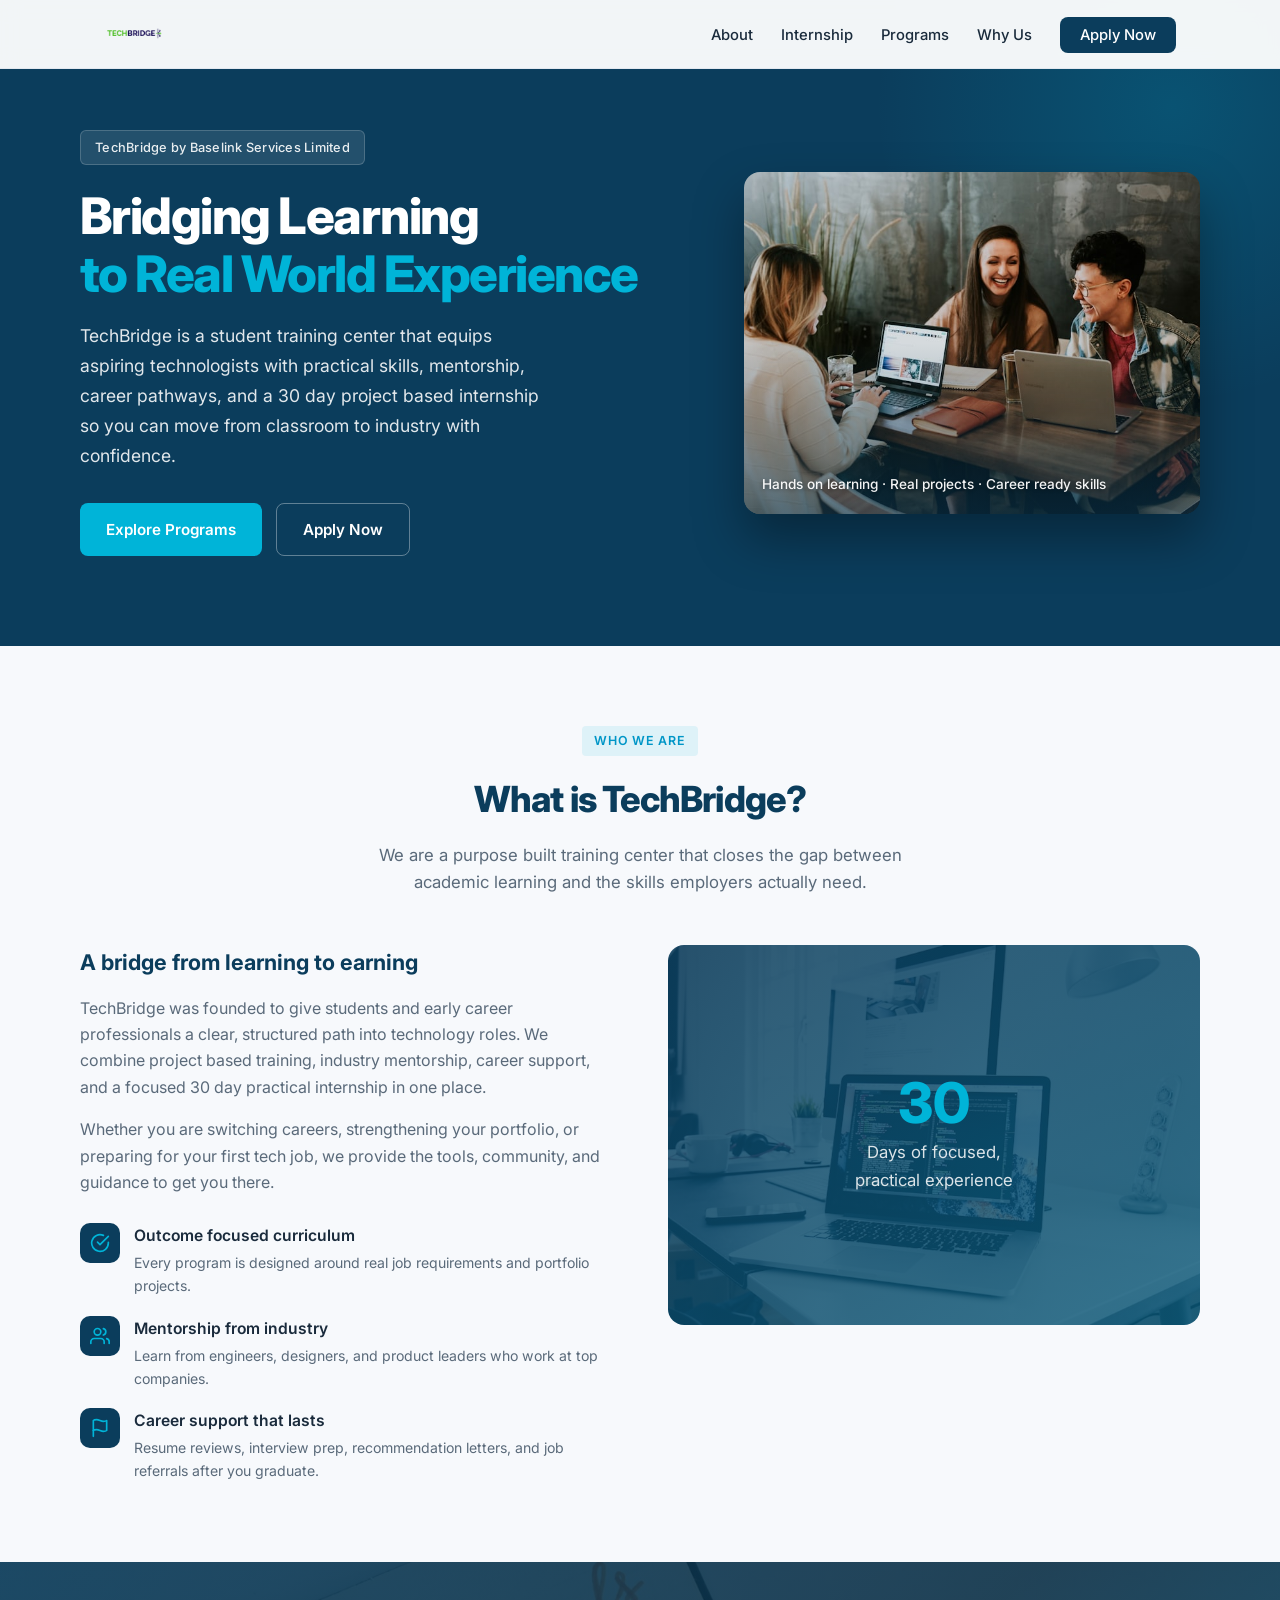
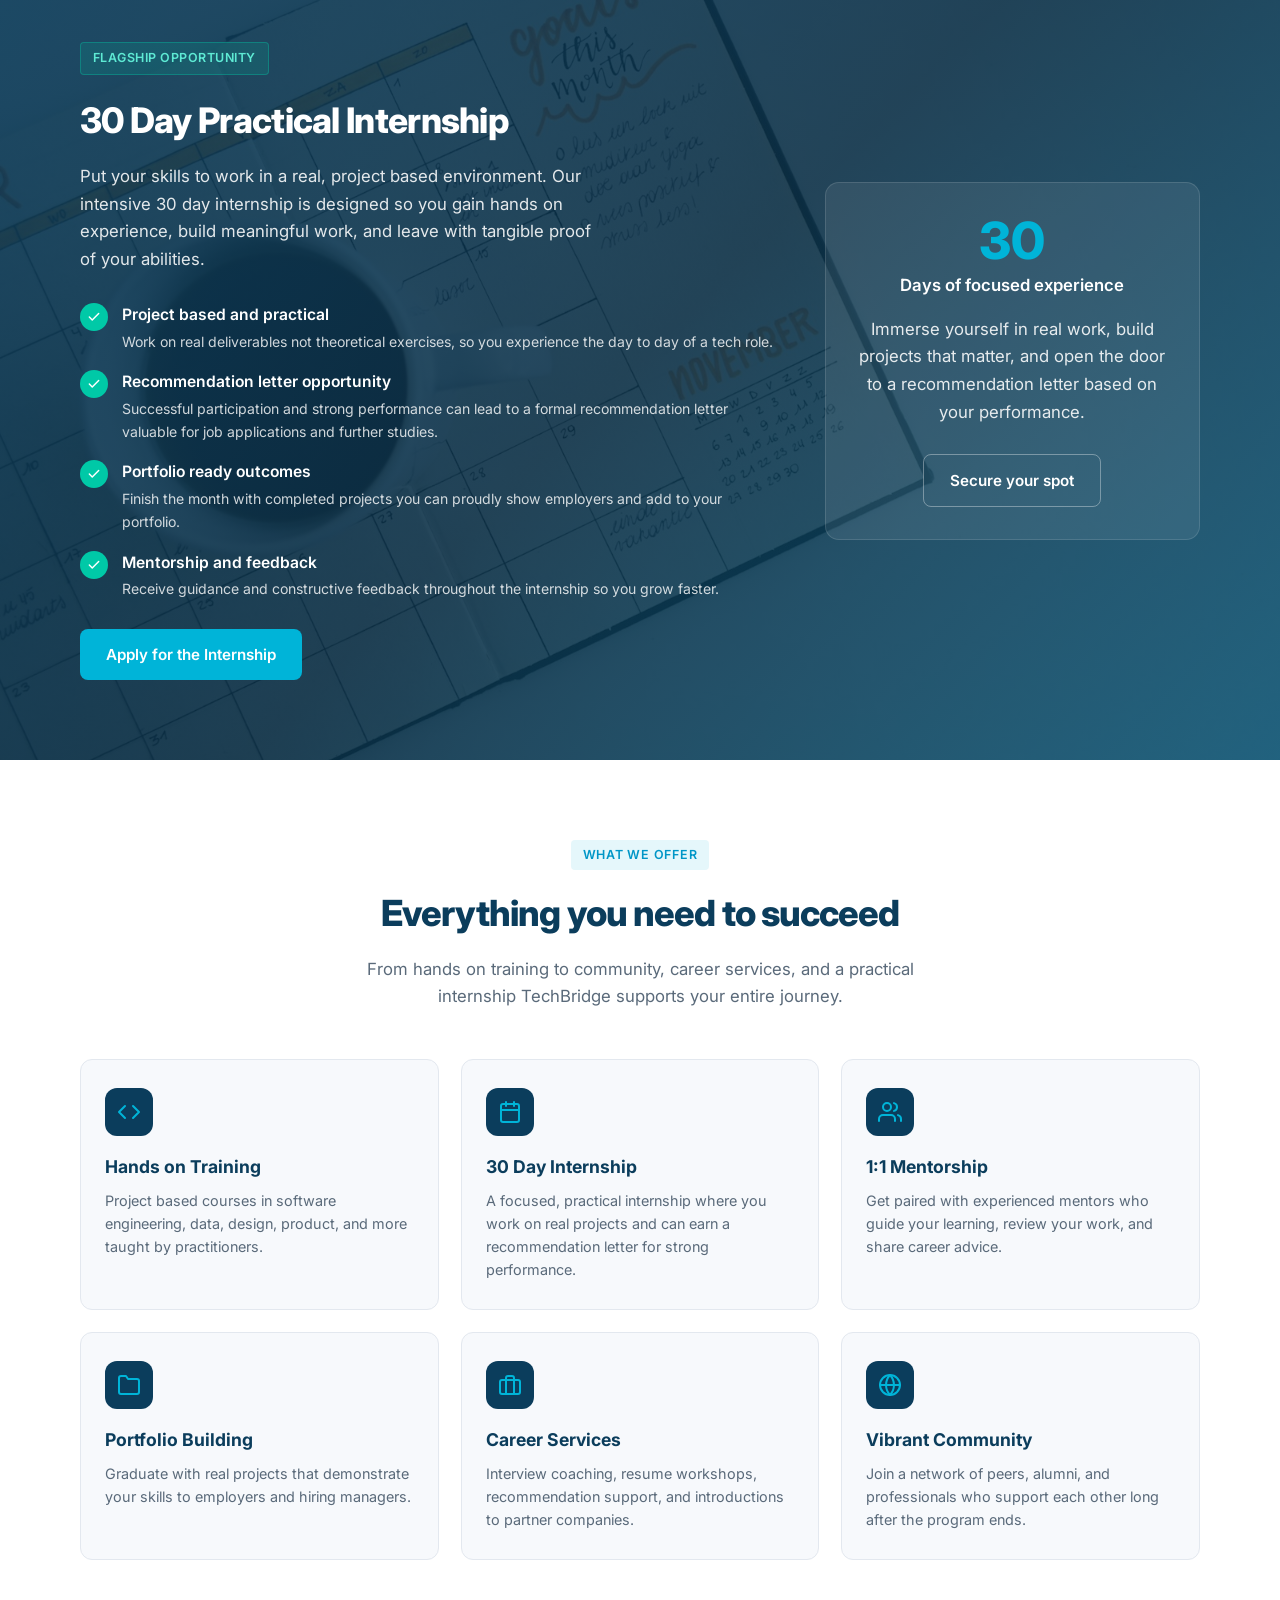
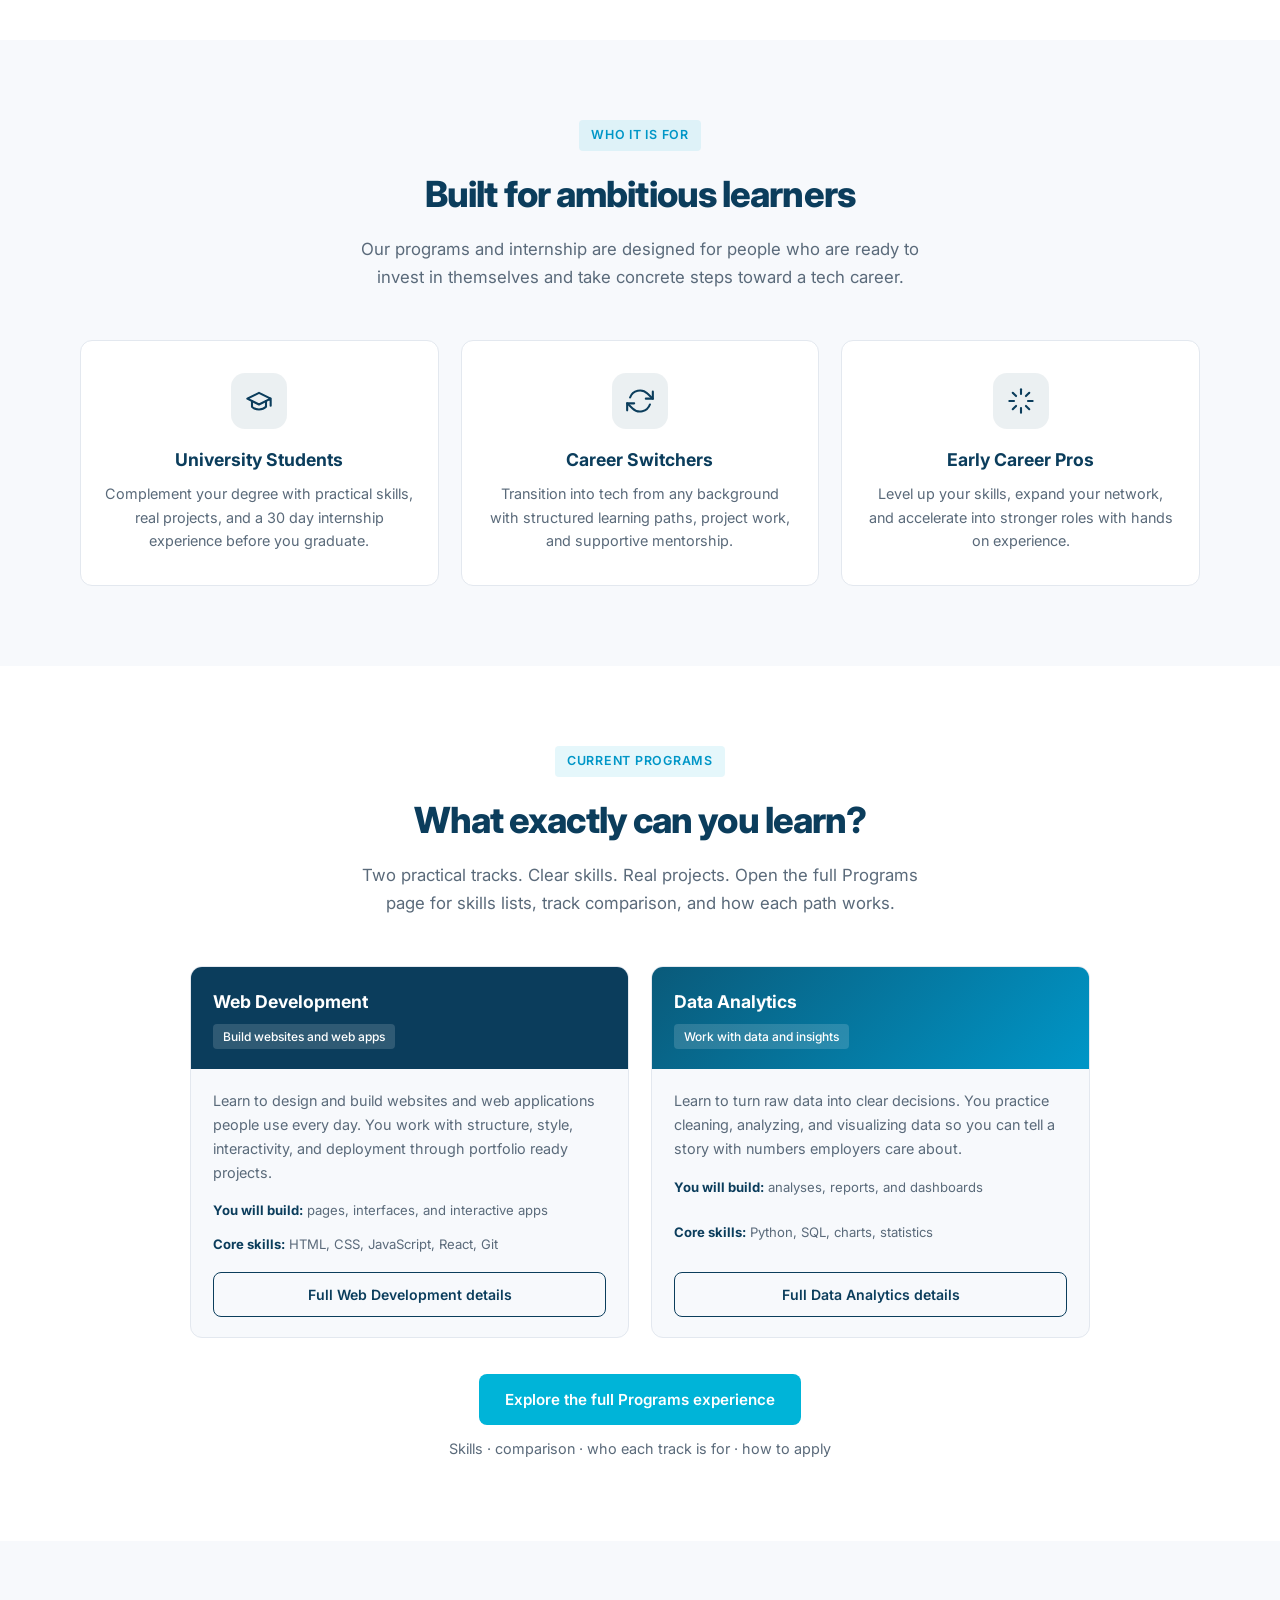
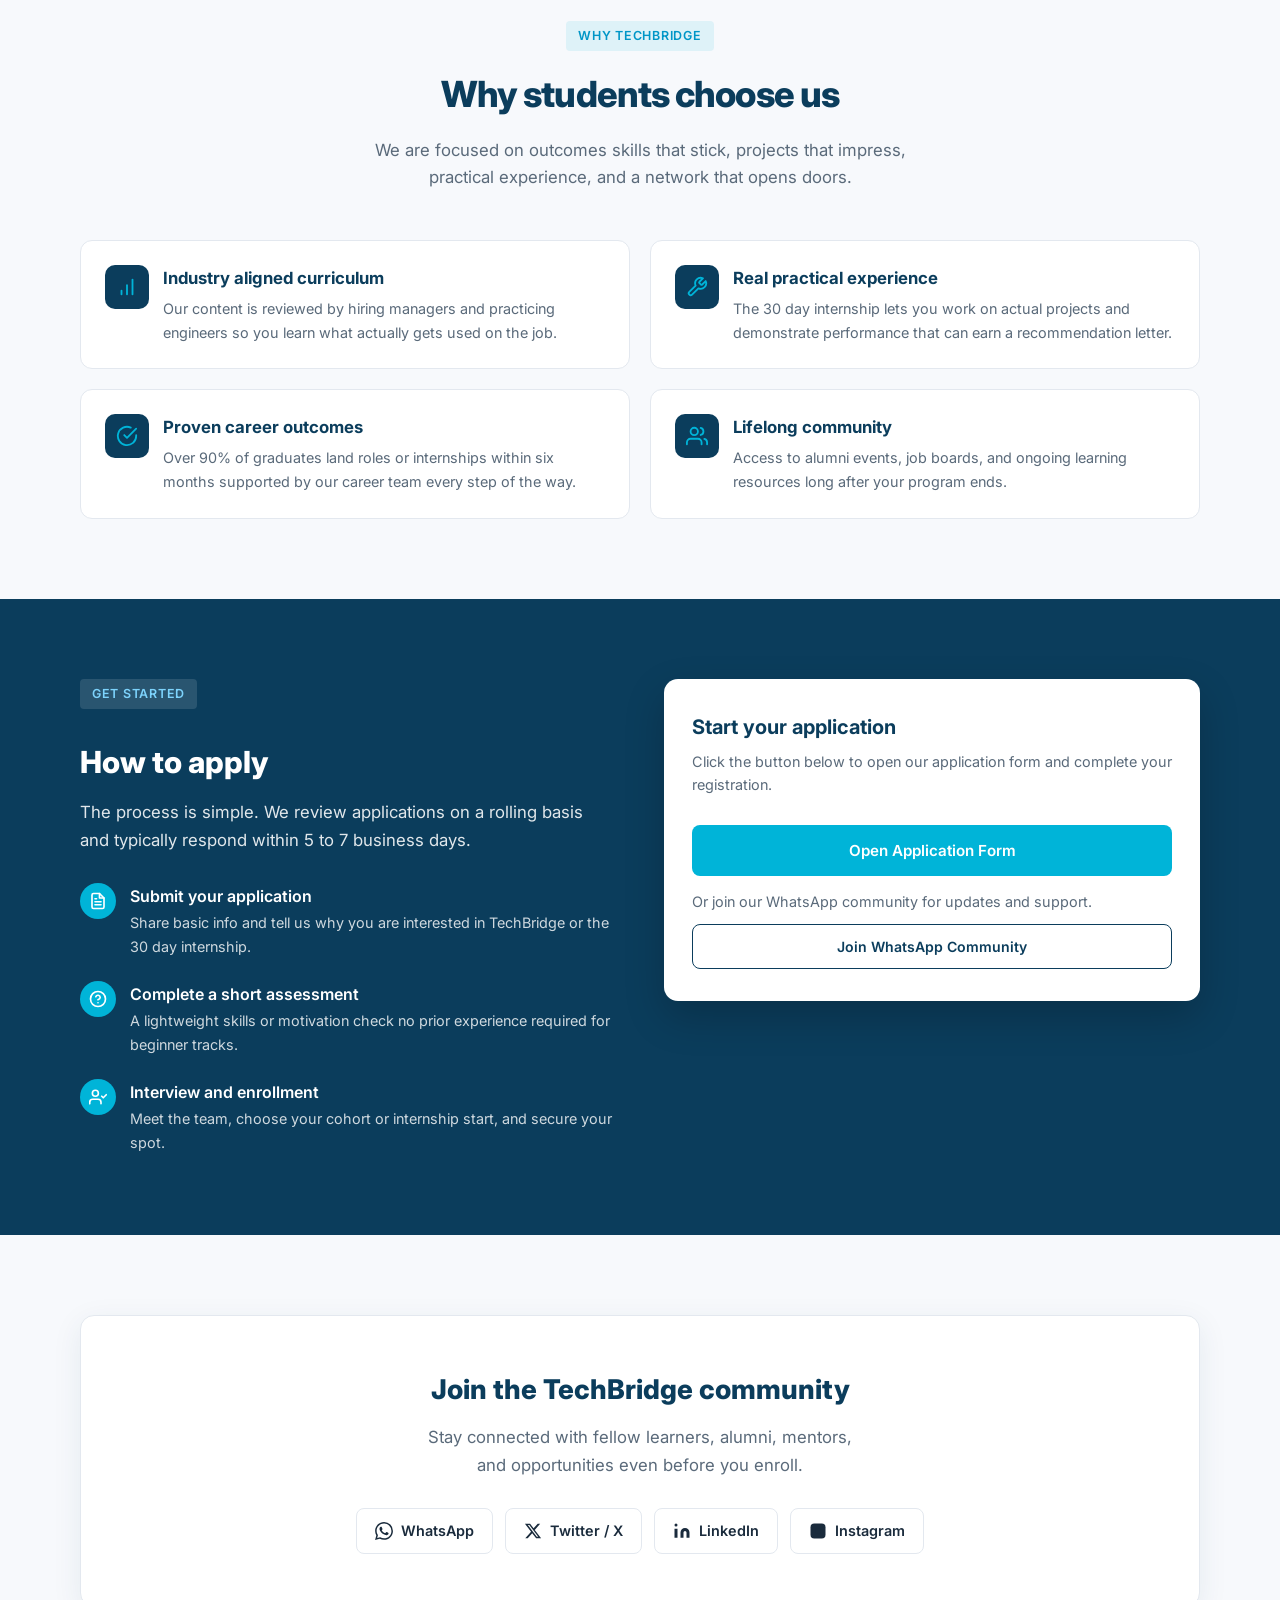
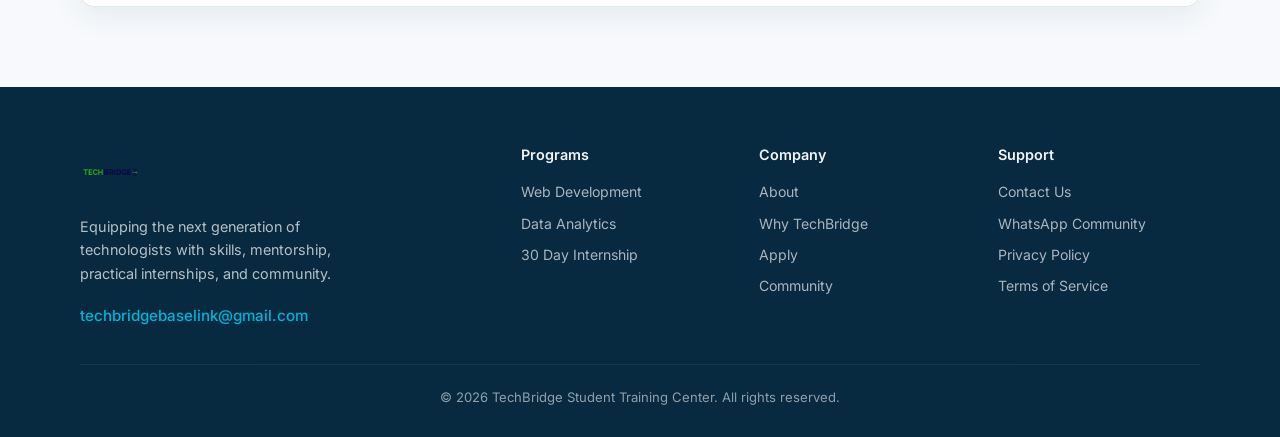
<file: index.html>
<!DOCTYPE html>
<html lang="en">
<head>
  <meta charset="UTF-8" />
  <meta name="viewport" content="width=device-width, initial-scale=1.0" />
  <title>TechBridge</title>
  <meta name="description" content="TechBridge is a student training center offering practical tech programs and a 30 day project based internship. Build real skills and launch real careers." />
 <!-- Favicon -->
  <link rel="icon" href="data:image/svg+xml,<svg xmlns='http://www.w3.org/2000/svg' viewBox='0 0 100 100'><rect width='100' height='100' rx='20'/><text x='50' y='68' font-size='48' font-weight='800' text-anchor='middle' fill='%2300b4d8' font-family='system-ui'></text></svg>" />
  <link rel="preconnect" href="https://fonts.googleapis.com" />
  <link rel="preconnect" href="https://fonts.gstatic.com" crossorigin />
  <link rel="stylesheet" href="css/index.css" />
  <link href="https://fonts.googleapis.com/css2?family=Inter:wght@400;500;600;700;800&display=swap" rel="stylesheet" />
  
</head>
<body>

<!-- NAVBAR -->
  <nav class="navbar" id="navbar">
    <div class="nav-container">
      <a href="index.html" class="logo">
        <img src="./img/techbridge-logo (1).png" alt="TechBridge" height="48" />
      </a>
      <ul class="navbar-links" id="navbarLinks">
        <li><a href="#about">About</a></li>
        <li><a href="internship.html">Internship</a></li>
        <li><a href="program.html">Programs</a></li>
        <li><a href="#why">Why Us</a></li>
        <li><a href="https://forms.gle/8EbdSy5ttGfLZfjv5" target="_blank" rel="noopener" class="nav-cta">Apply Now</a></li>
      </ul>
      <button class="mobile-toggle" id="mobileToggle" aria-label="Menu" aria-expanded="false">
        <span></span><span></span><span></span>
      </button>
    </div>
  </nav>
      <!-- HERO -->
  <header class="hero">
    <div class="hero-content">
      <div>
        <div class="hero-badge">TechBridge by Baselink Services Limited</div>
        <h1>Bridging Learning <br><span>to Real World Experience</span></h1>
        <p>TechBridge is a student training center that equips aspiring technologists with practical skills, mentorship, career pathways, and a 30 day project based internship so you can move from classroom to industry with confidence.</p>
        <div class="hero-buttons">
          <a href="program.html" class="btn btn-primary">Explore Programs</a>
          <a href="https://forms.gle/8EbdSy5ttGfLZfjv5" target="_blank" rel="noopener" class="btn btn-secondary">Apply Now</a>
        </div>
      </div>
      <div class="hero-image">
        <img src="./img/techbridge-hero().png" alt="Students collaborating on tech projects at TechBridge" width="640" height="480" loading="eager" />
        <div class="hero-image-overlay"></div>
        <div class="hero-image-caption">Hands on learning · Real projects · Career ready skills</div>
      </div>
    </div>
  </header>

  <!-- WHAT IS TECHBRIDGE -->
  <section id="about">
    <div class="container">
      <div class="section-header fade-up">
        <span class="section-label">Who We Are</span>
        <h2>What is TechBridge?</h2>
        <p>We are a purpose built training center that closes the gap between academic learning and the skills employers actually need.</p>
      </div>
      <div class="about-grid">
        <div class="about-content fade-up">
          <h3>A bridge from learning to earning</h3>
          <p>TechBridge was founded to give students and early career professionals a clear, structured path into technology roles. We combine project based training, industry mentorship, career support, and a focused 30 day practical internship in one place.</p>
          <p>Whether you are switching careers, strengthening your portfolio, or preparing for your first tech job, we provide the tools, community, and guidance to get you there.</p>
          <div class="about-features">
            <div class="feature-item">
              <div class="feature-icon"><svg viewBox="0 0 24 24"><path d="M22 11.08V12a10 10 0 1 1-5.93-9.14"/><polyline points="22 4 12 14.01 9 11.01"/></svg></div>
              <div>
                <h4>Outcome focused curriculum</h4>
                <p>Every program is designed around real job requirements and portfolio projects.</p>
              </div>
            </div>
            <div class="feature-item">
              <div class="feature-icon"><svg viewBox="0 0 24 24"><path d="M17 21v-2a4 4 0 0 0-4-4H5a4 4 0 0 0-4 4v2"/><circle cx="9" cy="7" r="4"/><path d="M23 21v-2a4 4 0 0 0-3-3.87"/><path d="M16 3.13a4 4 0 0 1 0 7.75"/></svg></div>
              <div>
                <h4>Mentorship from industry</h4>
                <p>Learn from engineers, designers, and product leaders who work at top companies.</p>
              </div>
            </div>
            <div class="feature-item">
              <div class="feature-icon"><svg viewBox="0 0 24 24"><path d="M4 15s1-1 4-1 5 2 8 2 4-1 4-1V3s-1 1-4 1-5-2-8-2-4 1-4 1z"/><line x1="4" y1="22" x2="4" y2="15"/></svg></div>
              <div>
                <h4>Career support that lasts</h4>
                <p>Resume reviews, interview prep, recommendation letters, and job referrals after you graduate.</p>
              </div>
            </div>
          </div>
        </div>
        <div class="about-visual fade-up">
          <div class="about-visual-inner">
            <div class="big">30</div>
            <div class="sub">Days of focused,<br>practical experience</div>
          </div>
        </div>
      </div>
    </div>
  </section>

 <!-- 30 DAY INTERNSHIP -->
  <section id="internship" class="internship">
    <div class="container">
      <div class="internship-grid">
        <div class="fade-up">
          <div class="internship-badge">Flagship Opportunity</div>
          <h2>30 Day Practical Internship</h2>
          <p>Put your skills to work in a real, project based environment. Our intensive 30 day internship is designed so you gain hands on experience, build meaningful work, and leave with tangible proof of your abilities.</p>
          <div class="internship-benefits">
            <div class="benefit">
              <div class="benefit-check"><svg viewBox="0 0 24 24"><polyline points="20 6 9 17 4 12"/></svg></div>
              <div>
                <h4>Project based and practical</h4>
                <p>Work on real deliverables not theoretical exercises, so you experience the day to day of a tech role.</p>
              </div>
            </div>
            <div class="benefit">
              <div class="benefit-check"><svg viewBox="0 0 24 24"><polyline points="20 6 9 17 4 12"/></svg></div>
              <div>
                <h4>Recommendation letter opportunity</h4>
                <p>Successful participation and strong performance can lead to a formal recommendation letter valuable for job applications and further studies.</p>
              </div>
            </div>
            <div class="benefit">
              <div class="benefit-check"><svg viewBox="0 0 24 24"><polyline points="20 6 9 17 4 12"/></svg></div>
              <div>
                <h4>Portfolio ready outcomes</h4>
                <p>Finish the month with completed projects you can proudly show employers and add to your portfolio.</p>
              </div>
            </div>
            <div class="benefit">
              <div class="benefit-check"><svg viewBox="0 0 24 24"><polyline points="20 6 9 17 4 12"/></svg></div>
              <div>
                <h4>Mentorship and feedback</h4>
                <p>Receive guidance and constructive feedback throughout the internship so you grow faster.</p>
              </div>
            </div>
          </div>
          <a href="https://forms.gle/8EbdSy5ttGfLZfjv5" target="_blank" rel="noopener" class="btn btn-primary">Apply for the Internship</a>
        </div>
        <div class="internship-card fade-up">
          <div class="days">30</div>
          <div class="days-label">Days of focused experience</div>
          <p>Immerse yourself in real work, build projects that matter, and open the door to a recommendation letter based on your performance.</p>
          <a href="https://forms.gle/8EbdSy5ttGfLZfjv5" target="_blank" rel="noopener" class="btn btn-secondary">Secure your spot</a>
        </div>
      </div>
    </div>
  </section>

<!-- WHAT WE OFFER -->
  <section id="offerings" class="offerings">
    <div class="container">
      <div class="section-header fade-up">
        <span class="section-label">What We Offer</span>
        <h2>Everything you need to succeed</h2>
        <p>From hands on training to community, career services, and a practical internship TechBridge supports your entire journey.</p>
      </div>
      <div class="cards-grid">
        <div class="card fade-up">

          <div class="card-icon"><svg viewBox="0 0 24 24"><polyline points="16 18 22 12 16 6"/><polyline points="8 6 2 12 8 18"/></svg></div>
          <h3>Hands on Training</h3>
          <p>Project based courses in software engineering, data, design, product, and more taught by practitioners.</p>
        </div>
        <div class="card fade-up">
          <div class="card-icon"><svg viewBox="0 0 24 24"><rect x="3" y="4" width="18" height="18" rx="2" ry="2"/><line x1="16" y1="2" x2="16" y2="6"/><line x1="8" y1="2" x2="8" y2="6"/><line x1="3" y1="10" x2="21" y2="10"/></svg></div>
          <h3>30 Day Internship</h3>
          <p>A focused, practical internship where you work on real projects and can earn a recommendation letter for strong performance.</p>
        </div>
        <div class="card fade-up">
          <div class="card-icon"><svg viewBox="0 0 24 24"><path d="M17 21v-2a4 4 0 0 0-4-4H5a4 4 0 0 0-4 4v2"/><circle cx="9" cy="7" r="4"/><path d="M23 21v-2a4 4 0 0 0-3-3.87"/><path d="M16 3.13a4 4 0 0 1 0 7.75"/></svg></div>
          <h3>1:1 Mentorship</h3>
          <p>Get paired with experienced mentors who guide your learning, review your work, and share career advice.</p>
        </div>
        <div class="card fade-up">
          <div class="card-icon"><svg viewBox="0 0 24 24"><path d="M22 19a2 2 0 0 1-2 2H4a2 2 0 0 1-2-2V5a2 2 0 0 1 2-2h5l2 3h9a2 2 0 0 1 2 2z"/></svg></div>
          <h3>Portfolio Building</h3>
          <p>Graduate with real projects that demonstrate your skills to employers and hiring managers.</p>
        </div>
        <div class="card fade-up">
          <div class="card-icon"><svg viewBox="0 0 24 24"><rect x="2" y="7" width="20" height="14" rx="2" ry="2"/><path d="M16 21V5a2 2 0 0 0-2-2h-4a2 2 0 0 0-2 2v16"/></svg></div>
          <h3>Career Services</h3>
          <p>Interview coaching, resume workshops, recommendation support, and introductions to partner companies.</p>
        </div>
        <div class="card fade-up">
          <div class="card-icon"><svg viewBox="0 0 24 24"><circle cx="12" cy="12" r="10"/><line x1="2" y1="12" x2="22" y2="12"/><path d="M12 2a15.3 15.3 0 0 1 4 10 15.3 15.3 0 0 1-4 10 15.3 15.3 0 0 1-4-10 15.3 15.3 0 0 1 4-10z"/></svg></div>
          <h3>Vibrant Community</h3>
          <p>Join a network of peers, alumni, and professionals who support each other long after the program ends.</p>
        </div>
      </div>
    </div>
  </section>

<!-- WHO IT'S FOR -->
  <section id="audience">
    <div class="container">
      <div class="section-header fade-up">
        <span class="section-label">Who It Is For</span>
        <h2>Built for ambitious learners</h2>
        <p>Our programs and internship are designed for people who are ready to invest in themselves and take concrete steps toward a tech career.</p>
      </div>
      <div class="audience-grid">
        <div class="audience-card fade-up">
          <div class="audience-icon"><svg viewBox="0 0 24 24"><path d="M22 10v6M2 10l10-5 10 5-10 5z"/><path d="M6 12v5c3 3 9 3 12 0v-5"/></svg></div>
          <h3>University Students</h3>
          <p>Complement your degree with practical skills, real projects, and a 30 day internship experience before you graduate.</p>
        </div>
        <div class="audience-card fade-up">
          <div class="audience-icon"><svg viewBox="0 0 24 24"><polyline points="23 4 23 10 17 10"/><polyline points="1 20 1 14 7 14"/><path d="M3.51 9a9 9 0 0 1 14.85-3.36L23 10M1 14l4.64 4.36A9 9 0 0 0 20.49 15"/></svg></div>
          <h3>Career Switchers</h3>
          <p>Transition into tech from any background with structured learning paths, project work, and supportive mentorship.</p>
        </div>
        <div class="audience-card fade-up">
          <div class="audience-icon"><svg viewBox="0 0 24 24"><path d="M12 2v4"/><path d="M12 18v4"/><path d="M4.93 4.93l2.83 2.83"/><path d="M16.24 16.24l2.83 2.83"/><path d="M2 12h4"/><path d="M18 12h4"/><path d="M4.93 19.07l2.83-2.83"/><path d="M16.24 7.76l2.83-2.83"/></svg></div>
          <h3>Early Career Pros</h3>
          <p>Level up your skills, expand your network, and accelerate into stronger roles with hands on experience.</p>
        </div>
      </div>
    </div>
  </section>

    <section id="program" class="programs">
    <div class="container">
      <div class="section-header fade-up">
        <span class="section-label">Current Programs</span>
        <h2>What exactly can you learn?</h2>
        <p>Two practical tracks. Clear skills. Real projects. Open the full Programs page for skills lists, track comparison, and how each path works.</p>
      </div>
      <div class="cards-grid" style="grid-template-columns: repeat(2, 1fr); max-width: 900px; margin: 0 auto;">
        <div class="program-card fade-up">
          <div class="program-header">
            <h3>Web Development</h3>
            <span class="program-tag">Build websites and web apps</span>
          </div>
          <div class="program-body">
            <p>Learn to design and build websites and web applications people use every day. You work with structure, style, interactivity, and deployment through portfolio ready projects.</p>
            <p style="font-size:0.82rem; color:var(--muted); margin-bottom:12px;"><strong style="color:var(--navy);">You will build:</strong> pages, interfaces, and interactive apps</p>
            <p style="font-size:0.82rem; color:var(--muted); margin-bottom:16px;"><strong style="color:var(--navy);">Core skills:</strong> HTML, CSS, JavaScript, React, Git</p>
            <a href="program.html#web-development" class="btn-outline">Full Web Development details</a>
          </div>
        </div>
        <div class="program-card fade-up">
          <div class="program-header featured-header">
            <h3>Data Analytics</h3>
            <span class="program-tag">Work with data and insights</span>
          </div>
          <div class="program-body">
            <p>Learn to turn raw data into clear decisions. You practice cleaning, analyzing, and visualizing data so you can tell a story with numbers employers care about.</p>
            <p style="font-size:0.82rem; color:var(--muted); margin-bottom:12px;"><strong style="color:var(--navy);">You will build:</strong> analyses, reports, and dashboards</p>
            <p style="font-size:0.82rem; color:var(--muted); margin-bottom:16px;"><strong style="color:var(--navy);">Core skills:</strong> Python, SQL, charts, statistics</p>
            <a href="program.html#data-analytics" class="btn-outline">Full Data Analytics details</a>
          </div>
        </div>
      </div>
      <div style="text-align:center; margin-top: 36px;" class="fade-up">
        <a href="program.html" class="btn btn-primary" style="color:#fff;">Explore the full Programs experience</a>
        <p style="margin-top:12px; color:var(--muted); font-size:0.9rem;">Skills · comparison · who each track is for · how to apply</p>
      </div>
    </div>
  </section>

 <!-- WHY JOIN -->
  <section id="why">
    <div class="container">
      <div class="section-header fade-up">
        <span class="section-label">Why TechBridge</span>
        <h2>Why students choose us</h2>
        <p>We are focused on outcomes skills that stick, projects that impress, practical experience, and a network that opens doors.</p>
      </div>
      <div class="why-grid">
        <div class="why-item fade-up">
          <div class="why-icon"><svg viewBox="0 0 24 24"><path d="M12 20V10"/><path d="M18 20V4"/><path d="M6 20v-4"/></svg></div>
          <div>
            <h3>Industry aligned curriculum</h3>
            <p>Our content is reviewed by hiring managers and practicing engineers so you learn what actually gets used on the job.</p>
          </div>
        </div>
        <div class="why-item fade-up">
          <div class="why-icon"><svg viewBox="0 0 24 24"><path d="M14.7 6.3a1 1 0 0 0 0 1.4l1.6 1.6a1 1 0 0 0 1.4 0l3.77-3.77a6 6 0 0 1-7.94 7.94l-6.91 6.91a2.12 2.12 0 0 1-3-3l6.91-6.91a6 6 0 0 1 7.94-7.94l-3.76 3.76z"/></svg></div>
          <div>
            <h3>Real practical experience</h3>
            <p>The 30 day internship lets you work on actual projects and demonstrate performance that can earn a recommendation letter.</p>
          </div>
        </div>
        <div class="why-item fade-up">
          <div class="why-icon"><svg viewBox="0 0 24 24"><path d="M22 11.08V12a10 10 0 1 1-5.93-9.14"/><polyline points="22 4 12 14.01 9 11.01"/></svg></div>
          <div>
            <h3>Proven career outcomes</h3>
            <p>Over 90% of graduates land roles or internships within six months supported by our career team every step of the way.</p>
          </div>
        </div>
        <div class="why-item fade-up">
          <div class="why-icon"><svg viewBox="0 0 24 24"><path d="M17 21v-2a4 4 0 0 0-4-4H5a4 4 0 0 0-4 4v2"/><circle cx="9" cy="7" r="4"/><path d="M23 21v-2a4 4 0 0 0-3-3.87"/><path d="M16 3.13a4 4 0 0 1 0 7.75"/></svg></div>
          <div>
            <h3>Lifelong community</h3>
            <p>Access to alumni events, job boards, and ongoing learning resources long after your program ends.</p>
          </div>
        </div>
      </div>
    </div>
  </section>

<!-- HOW TO APPLY -->
  <section id="apply" class="apply-section">
    <div class="container">
      <div class="apply-content">
        <div class="fade-up">
          <span class="section-label" style="background: rgba(255,255,255,0.12); color: #7dd3fc;">Get Started</span>
          <h2 style="color: #fff; margin: 14px 0 12px; font-size: 1.9rem; font-weight: 800;">How to apply</h2>
          <p style="opacity: 0.88; margin-bottom: 8px; font-size: 1.05rem;">The process is simple. We review applications on a rolling basis and typically respond within 5 to 7 business days.</p>
          <div class="apply-steps">
            <div class="step">
              <div class="step-icon"><svg viewBox="0 0 24 24"><path d="M14 2H6a2 2 0 0 0-2 2v16a2 2 0 0 0 2 2h12a2 2 0 0 0 2-2V8z"/><polyline points="14 2 14 8 20 8"/><line x1="16" y1="13" x2="8" y2="13"/><line x1="16" y1="17" x2="8" y2="17"/><polyline points="10 9 9 9 8 9"/></svg></div>
              <div>
                <h4>Submit your application</h4>
                <p>Share basic info and tell us why you are interested in TechBridge or the 30 day internship.</p>
              </div>
            </div>
            <div class="step">
              <div class="step-icon"><svg viewBox="0 0 24 24"><circle cx="12" cy="12" r="10"/><path d="M9.09 9a3 3 0 0 1 5.83 1c0 2-3 3-3 3"/><line x1="12" y1="17" x2="12.01" y2="17"/></svg></div>
              <div>
                <h4>Complete a short assessment</h4>
                <p>A lightweight skills or motivation check no prior experience required for beginner tracks.</p>
              </div>
            </div>
            <div class="step">
              <div class="step-icon"><svg viewBox="0 0 24 24"><path d="M16 21v-2a4 4 0 0 0-4-4H5a4 4 0 0 0-4 4v2"/><circle cx="8.5" cy="7" r="4"/><polyline points="17 11 19 13 23 9"/></svg></div>
              <div>
                <h4>Interview and enrollment</h4>
                <p>Meet the team, choose your cohort or internship start, and secure your spot.</p>
              </div>
            </div>
          </div>
        </div>
        <div class="apply-form-card fade-up">
          <h3>Start your application</h3>
          <p>Click the button below to open our application form and complete your registration.</p>
          <a href="https://forms.gle/8EbdSy5ttGfLZfjv5" target="_blank" rel="noopener" class="btn btn-primary btn-full" style="display:inline-flex; text-decoration:none; margin-bottom:14px;">Open Application Form</a>
          <p style="font-size:0.9rem; color:var(--muted); margin-bottom:10px;">Or join our WhatsApp community for updates and support.</p>
          <a href="https://chat.whatsapp.com/FqpBvYS4oaK32cXDxc8JIS" target="_blank" rel="noopener" class="btn btn-outline" style="display:inline-flex; width:100%; justify-content:center;">Join WhatsApp Community</a>
        </div>
      </div>
    </div>
  </section>

 <!-- COMMUNITY -->
  <section id="community">
    <div class="container">
      <div class="community-cta fade-up">
        <h2>Join the TechBridge community</h2>
        <p>Stay connected with fellow learners, alumni, mentors, and opportunities even before you enroll.</p>
        <div class="social-links">
          <a href="https://chat.whatsapp.com/FqpBvYS4oaK32cXDxc8JIS" target="_blank" rel="noopener" class="social-btn" aria-label="WhatsApp">
            <svg viewBox="0 0 24 24"><path d="M17.472 14.382c-.297-.149-1.758-.867-2.03-.967-.273-.099-.471-.148-.67.15-.197.297-.767.966-.94 1.164-.173.199-.347.223-.644.075-.297-.15-1.255-.463-2.39-1.475-.883-.788-1.48-1.761-1.653-2.059-.173-.297-.018-.458.13-.606.134-.133.298-.347.446-.52.149-.174.198-.298.298-.497.099-.198.05-.371-.025-.52-.075-.149-.669-1.612-.916-2.207-.242-.579-.487-.5-.669-.51-.173-.008-.371-.01-.57-.01-.198 0-.52.074-.792.372-.272.297-1.04 1.016-1.04 2.479 0 1.462 1.065 2.875 1.213 3.074.149.198 2.096 3.2 5.077 4.487.709.306 1.262.489 1.694.625.712.227 1.36.195 1.871.118.571-.085 1.758-.719 2.006-1.413.248-.694.248-1.289.173-1.413-.074-.124-.272-.198-.57-.347m-5.421 7.403h-.004a9.87 9.87 0 01-5.031-1.378l-.361-.214-3.741.982.998-3.648-.235-.374a9.86 9.86 0 01-1.51-5.26c.001-5.45 4.436-9.884 9.888-9.884 2.64 0 5.122 1.03 6.988 2.898a9.825 9.825 0 012.893 6.994c-.003 5.45-4.435 9.884-9.885 9.884m8.413-18.297A11.815 11.815 0 0012.05 0C5.495 0 .16 5.335.157 11.892c0 2.096.547 4.142 1.588 5.945L.057 24l6.305-1.654a11.882 11.882 0 005.683 1.448h.005c6.554 0 11.89-5.335 11.893-11.893a11.821 11.821 0 00-3.48-8.413z"/></svg>
            WhatsApp
          </a>
          <a href="#" class="social-btn" aria-label="Twitter">
            <svg viewBox="0 0 24 24"><path d="M18.244 2.25h3.308l-7.227 8.26 8.502 11.24H16.17l-5.214-6.817L4.99 21.75H1.68l7.73-8.835L1.254 2.25H8.08l4.713 6.231zm-1.161 17.52h1.833L7.084 4.126H5.117z"/></svg>
            Twitter / X
          </a>
          <a href="#" class="social-btn" aria-label="LinkedIn">
            <svg viewBox="0 0 24 24"><path d="M16 8a6 6 0 0 1 6 6v7h-4v-7a2 2 0 0 0-2-2 2 2 0 0 0-2 2v7h-4v-7a6 6 0 0 1 6-6z"/><rect x="2" y="9" width="4" height="12"/><circle cx="4" cy="4" r="2"/></svg>
            LinkedIn
          </a>
          <a href="#" class="social-btn" aria-label="Instagram">
            <svg viewBox="0 0 24 24"><rect x="2" y="2" width="20" height="20" rx="5" ry="5"/><path d="M16 11.37A4 4 0 1 1 12.63 8 4 4 0 0 1 16 11.37z"/><line x1="17.5" y1="6.5" x2="17.51" y2="6.5"/></svg>
            Instagram
          </a>
        </div>
      </div>
    </div>
  </section>

<!-- FOOTER -->
  <footer>
    <div class="footer-grid">
      <div class="footer-brand">
        <a href="index.html" class="logo">
          <img src="./img/techbridge-logo (1).png" alt="TechBridge" height="48" />
        </a>
        <p>Equipping the next generation of technologists with skills, mentorship, practical internships, and community.</p>
        <div class="footer-contact">
          <a href="mailto:techbridgebaselink@gmail.com">techbridgebaselink@gmail.com</a>
        </div>
      </div>
      <div class="footer-col">
        <h4>Programs</h4>
        <ul>
          <li><a href="program.html#web-development">Web Development</a></li>
          <li><a href="program.html#data-analytics">Data Analytics</a></li>
          <li><a href="#internship.html">30 Day Internship</a></li>
        </ul>
      </div>
      <div class="footer-col">
        <h4>Company</h4>
        <ul>
          <li><a href="#about">About</a></li>
          <li><a href="#why">Why TechBridge</a></li>
          <li><a href="https://forms.gle/8EbdSy5ttGfLZfjv5" target="_blank" rel="noopener">Apply</a></li>
          <li><a href="#community">Community</a></li>
        </ul>
      </div>
      <div class="footer-col">
        <h4>Support</h4>
        <ul>
          <li><a href="mailto:techbridgebaselink@gmail.com">Contact Us</a></li>
          <li><a href="https://chat.whatsapp.com/FqpBvYS4oaK32cXDxc8JIS" target="_blank" rel="noopener">WhatsApp Community</a></li>
          <li><a href="#">Privacy Policy</a></li>
          <li><a href="#">Terms of Service</a></li>
        </ul>
      </div>
    </div>
    <div class="footer-bottom">
      &copy; 2026 TechBridge Student Training Center. All rights reserved.
    </div>
  </footer>

  <script>
    const navbar = document.getElementById('navbar');
    window.addEventListener('scroll', function () {
      navbar.classList.toggle('scrolled', window.scrollY > 20);
    });
    const mobileToggle = document.getElementById('mobileToggle');
    const navbarLinks = document.getElementById('navbarLinks');
    mobileToggle.addEventListener('click', function () {
      const isOpen = navbarLinks.classList.toggle('active');
      mobileToggle.classList.toggle('active', isOpen);
      mobileToggle.setAttribute('aria-expanded', isOpen);
    });
    navbarLinks.querySelectorAll('a').forEach(function (link) {
      link.addEventListener('click', function () {
        navbarLinks.classList.remove('active');
        mobileToggle.classList.remove('active');
        mobileToggle.setAttribute('aria-expanded', 'false');
      });
    });
    const fadeElements = document.querySelectorAll('.fade-up');
    const observer = new IntersectionObserver(function (entries) {
      entries.forEach(function (entry) {
        if (entry.isIntersecting) entry.target.classList.add('visible');
      });
    }, { threshold: 0.1, rootMargin: '0px 0px -30px 0px' });
    fadeElements.forEach(function (el) { observer.observe(el); });
  </script>
</body>
</html>
</file>
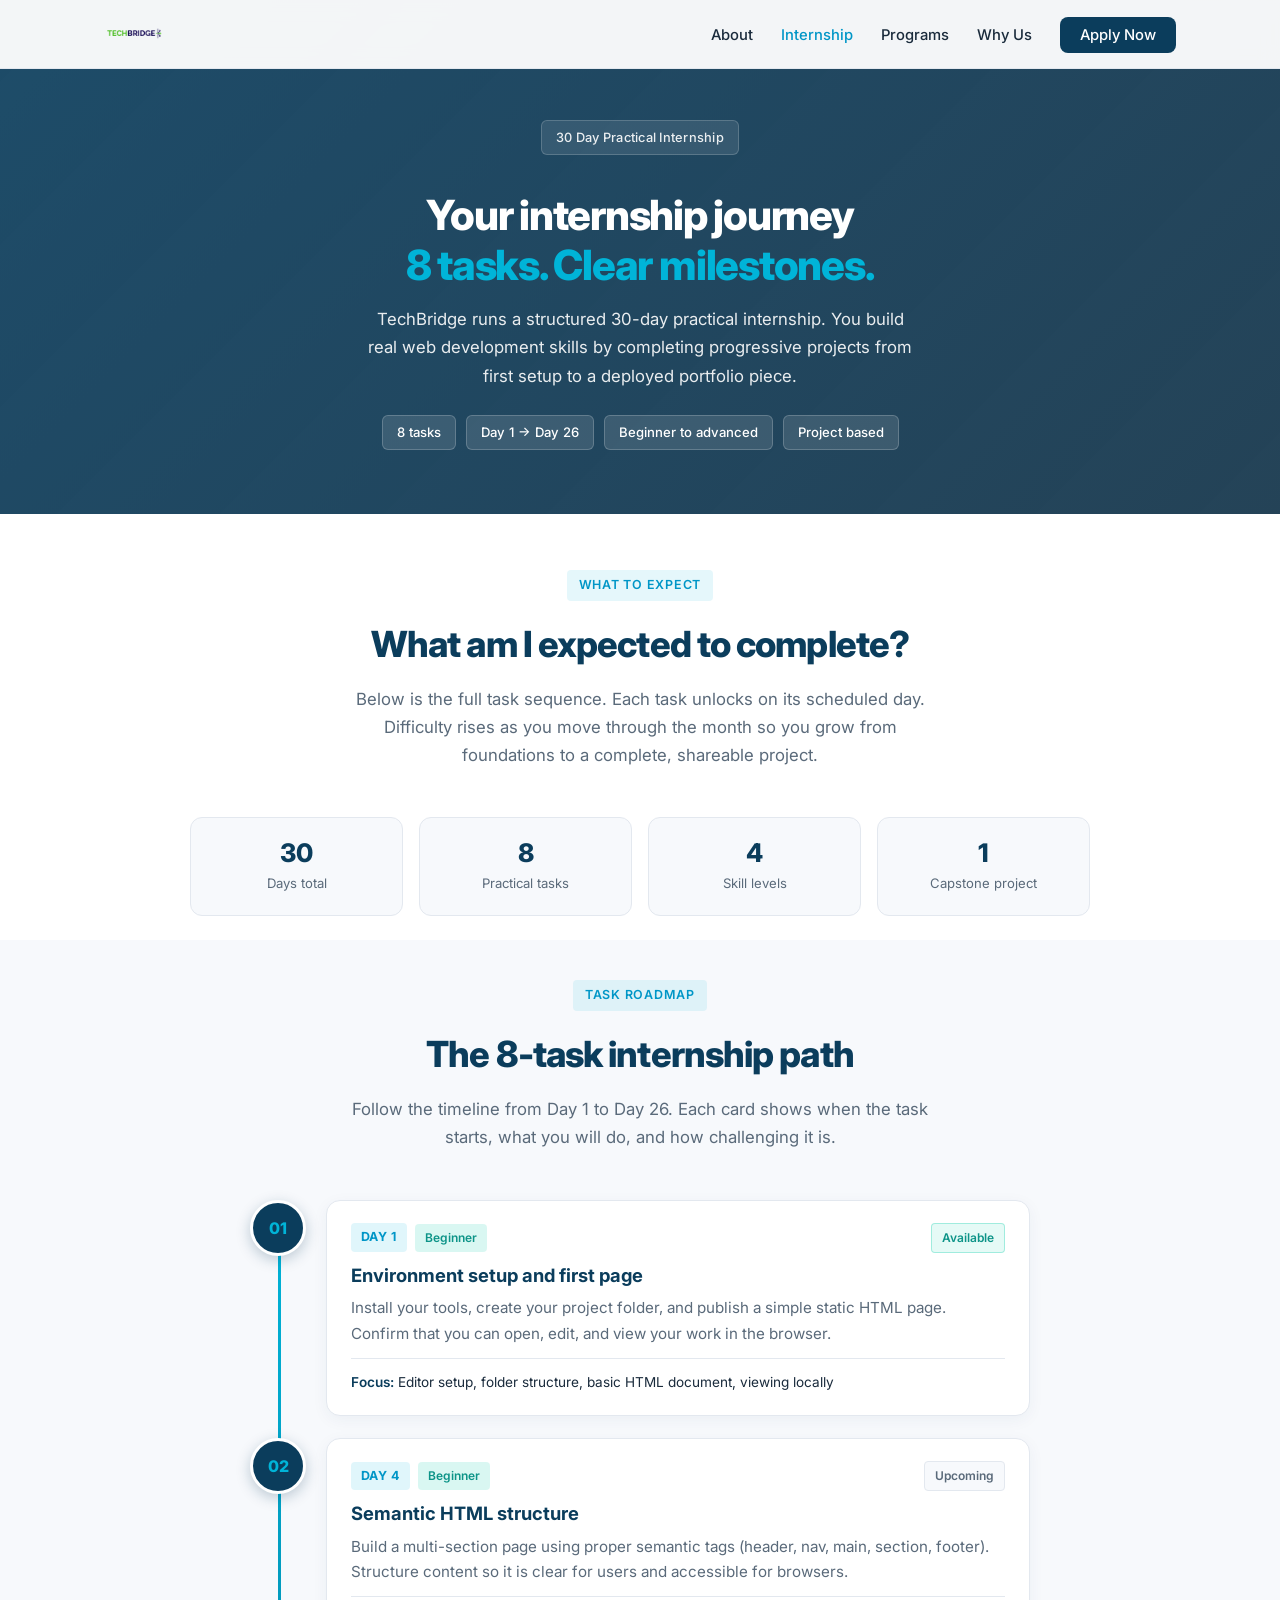
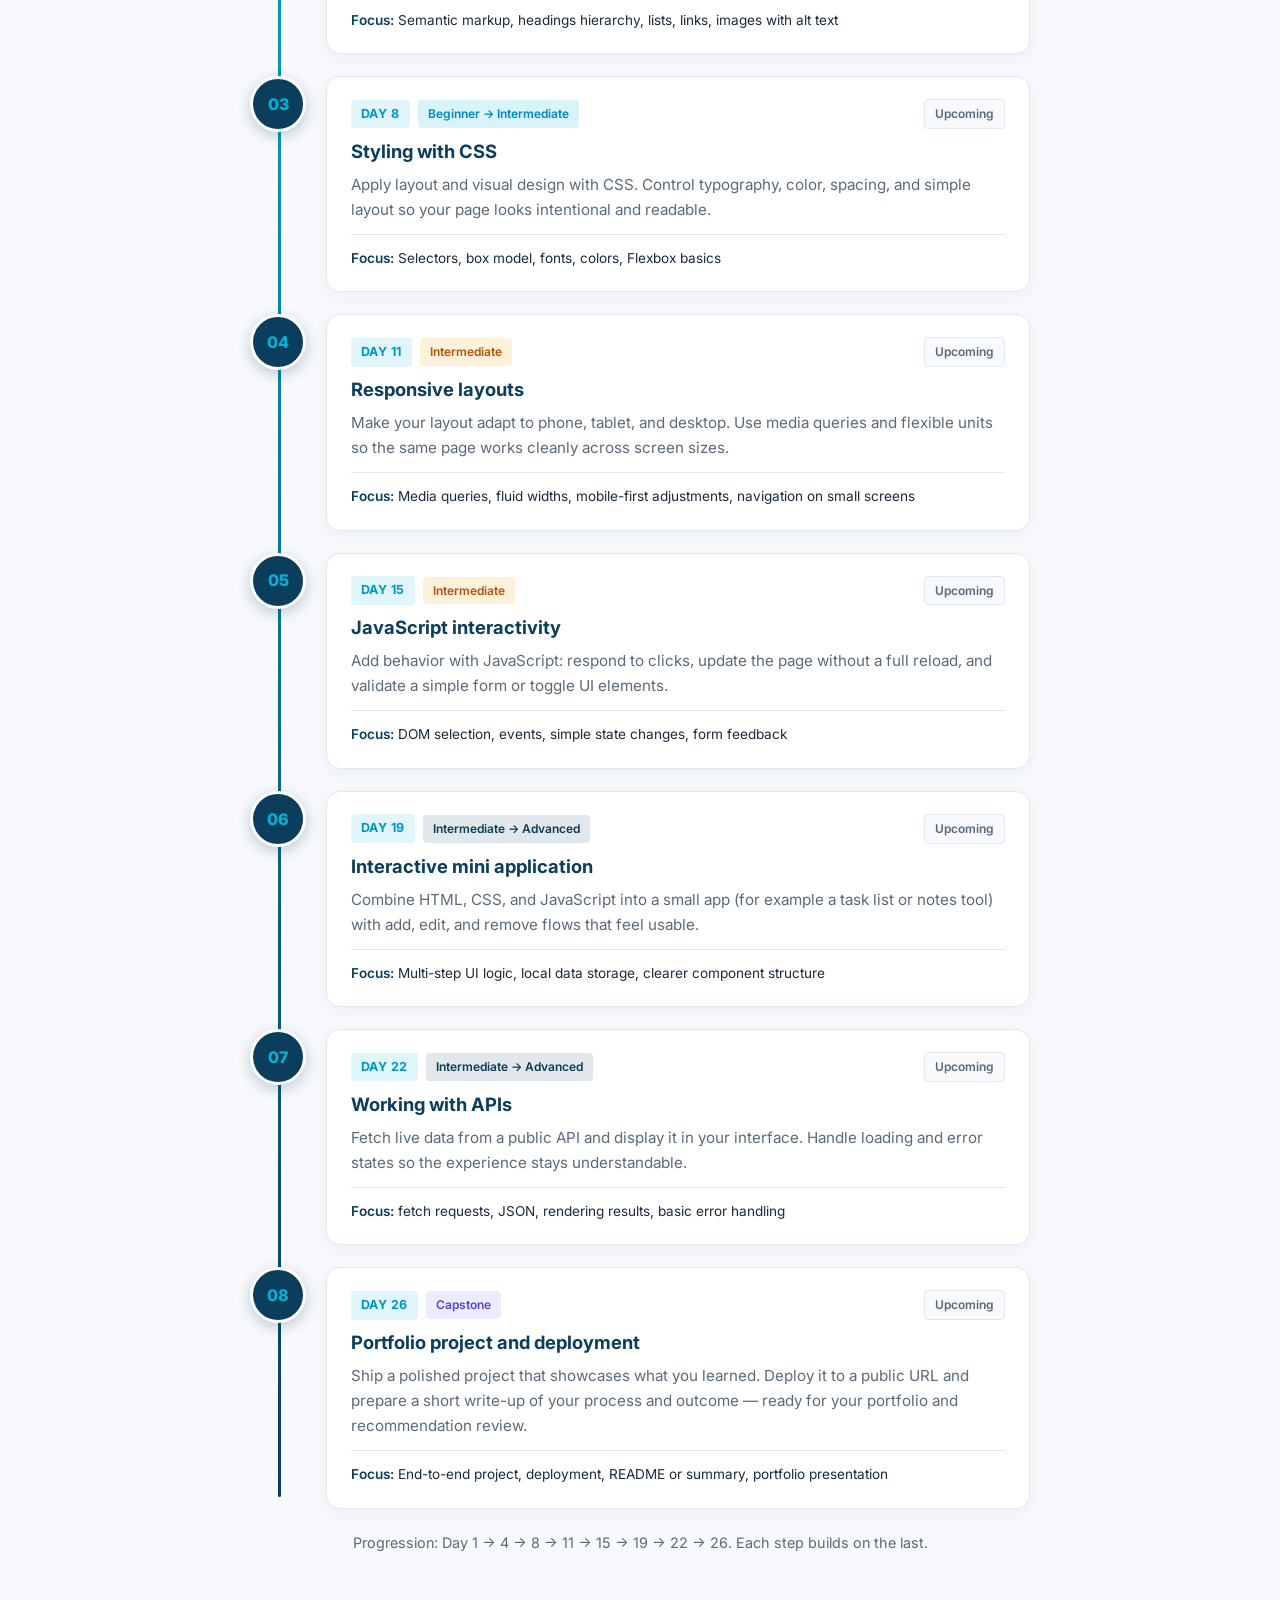
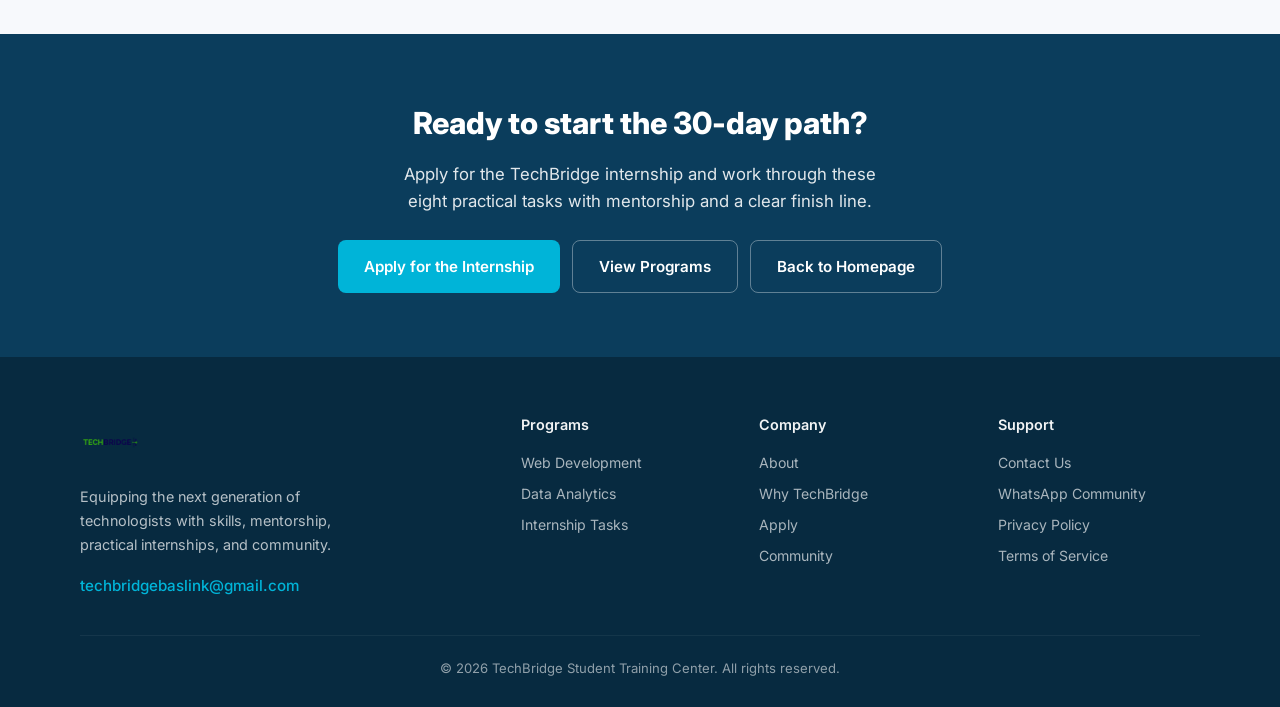
<file: internship.html>
<!DOCTYPE html>
<html lang="en">
<head>
  <meta charset="UTF-8" />
  <meta name="viewport" content="width=device-width, initial-scale=1.0" />
  <title>Internship Tasks | TechBridge</title>
  <meta name="description" content="TechBridge 30-day practical internship: 8 progressive web development tasks from Day 1 to Day 26. See what you will complete and when." />
  <link rel="icon" href="data:image/svg+xml,<svg xmlns='http://www.w3.org/2000/svg' viewBox='0 0 100 100'><rect width='100' height='100' rx='20' fill='%230b3d5c'/><text x='50' y='68' font-size='48' font-weight='800' text-anchor='middle' fill='%2300b4d8' font-family='system-ui'></text></svg>" />
  <link rel="preconnect" href="https://fonts.googleapis.com" />
  <link rel="preconnect" href="https://fonts.gstatic.com" crossorigin />
  <link rel="stylesheet" href="css/index.css" />
  <link href="https://fonts.googleapis.com/css2?family=Inter:wght@400;500;600;700;800&display=swap" rel="stylesheet" />
  
</head>
<body>

  <nav class="navbar" id="navbar">
    <div class="nav-container">
      <a href="index.html" class="logo">
        <img src="./img/techbridge-logo (1).png" alt="TechBridge" height="48" />
      </a>
      <ul class="navbar-links" id="navbarLinks">
        <li><a href="index.html#about">About</a></li>
        <li><a href="internship.html" class="active">Internship</a></li>
        <li><a href="program.html">Programs</a></li>
        <li><a href="index.html#why">Why Us</a></li>
        <li><a href="https://forms.gle/8EbdSy5ttGfLZfjv5" target="_blank" rel="noopener" class="nav-cta">Apply Now</a></li>
      </ul>
      <button class="mobile-toggle" id="mobileToggle" aria-label="Menu" aria-expanded="false">
        <span></span><span></span><span></span>
      </button>
    </div>
  </nav>

  <header class="tasks-hero">
    <div class="container fade-up">
      <div class="hero-badge">30 Day Practical Internship</div>
      <h1>Your internship journey<br><span>8 tasks. Clear milestones.</span></h1>
      <p>TechBridge runs a structured 30-day practical internship. You build real web development skills by completing progressive projects  from first setup to a deployed portfolio piece.</p>
      <div class="tasks-meta">
        <span>8 tasks</span>
        <span>Day 1 → Day 26</span>
        <span>Beginner to advanced</span>
        <span>Project based</span>
      </div>
    </div>
  </header>

  <section class="journey-intro">
    <div class="container">
      <div class="section-header fade-up">
        <span class="section-label">What to expect</span>
        <h2>What am I expected to complete?</h2>
        <p>Below is the full task sequence. Each task unlocks on its scheduled day. Difficulty rises as you move through the month so you grow from foundations to a complete, shareable project.</p>
      </div>
      <div class="journey-stats fade-up">
        <div class="journey-stat"><strong>30</strong><span>Days total</span></div>
        <div class="journey-stat"><strong>8</strong><span>Practical tasks</span></div>
        <div class="journey-stat"><strong>4</strong><span>Skill levels</span></div>
        <div class="journey-stat"><strong>1</strong><span>Capstone project</span></div>
      </div>
    </div>
  </section>

  <section class="timeline-section">
    <div class="container">
      <div class="section-header fade-up">
        <span class="section-label">Task roadmap</span>
        <h2>The 8-task internship path</h2>
        <p>Follow the timeline from Day 1 to Day 26. Each card shows when the task starts, what you will do, and how challenging it is.</p>
      </div>

      <div class="timeline">

        <article class="task-card fade-up">
          <div class="task-node">01</div>
          <div class="task-body">
            <div class="task-top">
              <span class="task-day">Day 1</span>
              <span class="task-level level-beginner">Beginner</span>
              <span class="task-status available">Available</span>
            </div>
            <h3>Environment setup and first page</h3>
            <p>Install your tools, create your project folder, and publish a simple static HTML page. Confirm that you can open, edit, and view your work in the browser.</p>
            <div class="task-focus"><strong>Focus:</strong> Editor setup, folder structure, basic HTML document, viewing locally</div>
          </div>
        </article>

        <article class="task-card fade-up">
          <div class="task-node">02</div>
          <div class="task-body">
            <div class="task-top">
              <span class="task-day">Day 4</span>
              <span class="task-level level-beginner">Beginner</span>
              <span class="task-status">Upcoming</span>
            </div>
            <h3>Semantic HTML structure</h3>
            <p>Build a multi-section page using proper semantic tags (header, nav, main, section, footer). Structure content so it is clear for users and accessible for browsers.</p>
            <div class="task-focus"><strong>Focus:</strong> Semantic markup, headings hierarchy, lists, links, images with alt text</div>
          </div>
        </article>

        <article class="task-card fade-up">
          <div class="task-node">03</div>
          <div class="task-body">
            <div class="task-top">
              <span class="task-day">Day 8</span>
              <span class="task-level level-rising">Beginner → Intermediate</span>
              <span class="task-status">Upcoming</span>
            </div>
            <h3>Styling with CSS</h3>
            <p>Apply layout and visual design with CSS. Control typography, color, spacing, and simple layout so your page looks intentional and readable.</p>
            <div class="task-focus"><strong>Focus:</strong> Selectors, box model, fonts, colors, Flexbox basics</div>
          </div>
        </article>

        <article class="task-card fade-up">
          <div class="task-node">04</div>
          <div class="task-body">
            <div class="task-top">
              <span class="task-day">Day 11</span>
              <span class="task-level level-intermediate">Intermediate</span>
              <span class="task-status">Upcoming</span>
            </div>
            <h3>Responsive layouts</h3>
            <p>Make your layout adapt to phone, tablet, and desktop. Use media queries and flexible units so the same page works cleanly across screen sizes.</p>
            <div class="task-focus"><strong>Focus:</strong> Media queries, fluid widths, mobile-first adjustments, navigation on small screens</div>
          </div>
        </article>

        <article class="task-card fade-up">
          <div class="task-node">05</div>
          <div class="task-body">
            <div class="task-top">
              <span class="task-day">Day 15</span>
              <span class="task-level level-intermediate">Intermediate</span>
              <span class="task-status">Upcoming</span>
            </div>
            <h3>JavaScript interactivity</h3>
            <p>Add behavior with JavaScript: respond to clicks, update the page without a full reload, and validate a simple form or toggle UI elements.</p>
            <div class="task-focus"><strong>Focus:</strong> DOM selection, events, simple state changes, form feedback</div>
          </div>
        </article>

        <article class="task-card fade-up">
          <div class="task-node">06</div>
          <div class="task-body">
            <div class="task-top">
              <span class="task-day">Day 19</span>
              <span class="task-level level-advanced">Intermediate → Advanced</span>
              <span class="task-status">Upcoming</span>
            </div>
            <h3>Interactive mini application</h3>
            <p>Combine HTML, CSS, and JavaScript into a small app (for example a task list or notes tool) with add, edit, and remove flows that feel usable.</p>
            <div class="task-focus"><strong>Focus:</strong> Multi-step UI logic, local data storage, clearer component structure</div>
          </div>
        </article>

        <article class="task-card fade-up">
          <div class="task-node">07</div>
          <div class="task-body">
            <div class="task-top">
              <span class="task-day">Day 22</span>
              <span class="task-level level-advanced">Intermediate → Advanced</span>
              <span class="task-status">Upcoming</span>
            </div>
            <h3>Working with APIs</h3>
            <p>Fetch live data from a public API and display it in your interface. Handle loading and error states so the experience stays understandable.</p>
            <div class="task-focus"><strong>Focus:</strong> fetch requests, JSON, rendering results, basic error handling</div>
          </div>
        </article>

        <article class="task-card fade-up">
          <div class="task-node">08</div>
          <div class="task-body">
            <div class="task-top">
              <span class="task-day">Day 26</span>
              <span class="task-level level-capstone">Capstone</span>
              <span class="task-status">Upcoming</span>
            </div>
            <h3>Portfolio project and deployment</h3>
            <p>Ship a polished project that showcases what you learned. Deploy it to a public URL and prepare a short write-up of your process and outcome — ready for your portfolio and recommendation review.</p>
            <div class="task-focus"><strong>Focus:</strong> End-to-end project, deployment, README or summary, portfolio presentation</div>
          </div>
        </article>

      </div>

      <p class="progression-note fade-up">Progression: Day 1 → 4 → 8 → 11 → 15 → 19 → 22 → 26. Each step builds on the last.</p>
    </div>
  </section>

  <section class="tasks-cta">
    <div class="container fade-up">
      <h2>Ready to start the 30-day path?</h2>
      <p>Apply for the TechBridge internship and work through these eight practical tasks with mentorship and a clear finish line.</p>
      <div class="cta-buttons">
        <a href="https://forms.gle/8EbdSy5ttGfLZfjv5" target="_blank" rel="noopener" class="btn btn-primary">Apply for the Internship</a>
        <a href="program.html" class="btn btn-secondary">View Programs</a>
        <a href="index.html" class="btn btn-secondary">Back to Homepage</a>
      </div>
    </div>
  </section>

  <footer>
    <div class="footer-grid">
      <div class="footer-brand">
        <a href="index.html" class="logo">
          <img src="./img/techbridge-logo (1).png" alt="TechBridge" height="48" />
        </a>
        <p>Equipping the next generation of technologists with skills, mentorship, practical internships, and community.</p>
        <div class="footer-contact">
          <a href="mailto:techbridgebaselink@gmail.com">techbridgebaslink@gmail.com</a>
        </div>
      </div>
      <div class="footer-col">
        <h4>Programs</h4>
        <ul>
          <li><a href="program.html#web-development">Web Development</a></li>
          <li><a href="program.html#data-analytics">Data Analytics</a></li>
          <li><a href="internship.html">Internship Tasks</a></li>
        </ul>
      </div>
      <div class="footer-col">
        <h4>Company</h4>
        <ul>
          <li><a href="index.html#about">About</a></li>
          <li><a href="index.html#why">Why TechBridge</a></li>
          <li><a href="https://forms.gle/8EbdSy5ttGfLZfjv5" target="_blank" rel="noopener">Apply</a></li>
          <li><a href="index.html#community">Community</a></li>
        </ul>
      </div>
      <div class="footer-col">
        <h4>Support</h4>
        <ul>
          <li><a href="mailto:techbridgebaselink@gmail.com">Contact Us</a></li>
          <li><a href="https://chat.whatsapp.com/FqpBvYS4oaK32cXDxc8JIS" target="_blank" rel="noopener">WhatsApp Community</a></li>
          <li><a href="#">Privacy Policy</a></li>
          <li><a href="#">Terms of Service</a></li>
        </ul>
      </div>
    </div>
    <div class="footer-bottom">
      &copy; 2026 TechBridge Student Training Center. All rights reserved.
    </div>
  </footer>

  <script>
    const navbar = document.getElementById('navbar');
    window.addEventListener('scroll', function () {
      navbar.classList.toggle('scrolled', window.scrollY > 20);
    });
    const mobileToggle = document.getElementById('mobileToggle');
    const navbarLinks = document.getElementById('navbarLinks');
    mobileToggle.addEventListener('click', function () {
      const isOpen = navbarLinks.classList.toggle('active');
      mobileToggle.classList.toggle('active', isOpen);
      mobileToggle.setAttribute('aria-expanded', isOpen);
    });
    navbarLinks.querySelectorAll('a').forEach(function (link) {
      link.addEventListener('click', function () {
        navbarLinks.classList.remove('active');
        mobileToggle.classList.remove('active');
        mobileToggle.setAttribute('aria-expanded', 'false');
      });
    });
    const fadeElements = document.querySelectorAll('.fade-up');
    const observer = new IntersectionObserver(function (entries) {
      entries.forEach(function (entry) {
        if (entry.isIntersecting) entry.target.classList.add('visible');
      });
    }, { threshold: 0.08, rootMargin: '0px 0px -24px 0px' });
    fadeElements.forEach(function (el) { observer.observe(el); });
  </script>
</body>
</html>
</file>
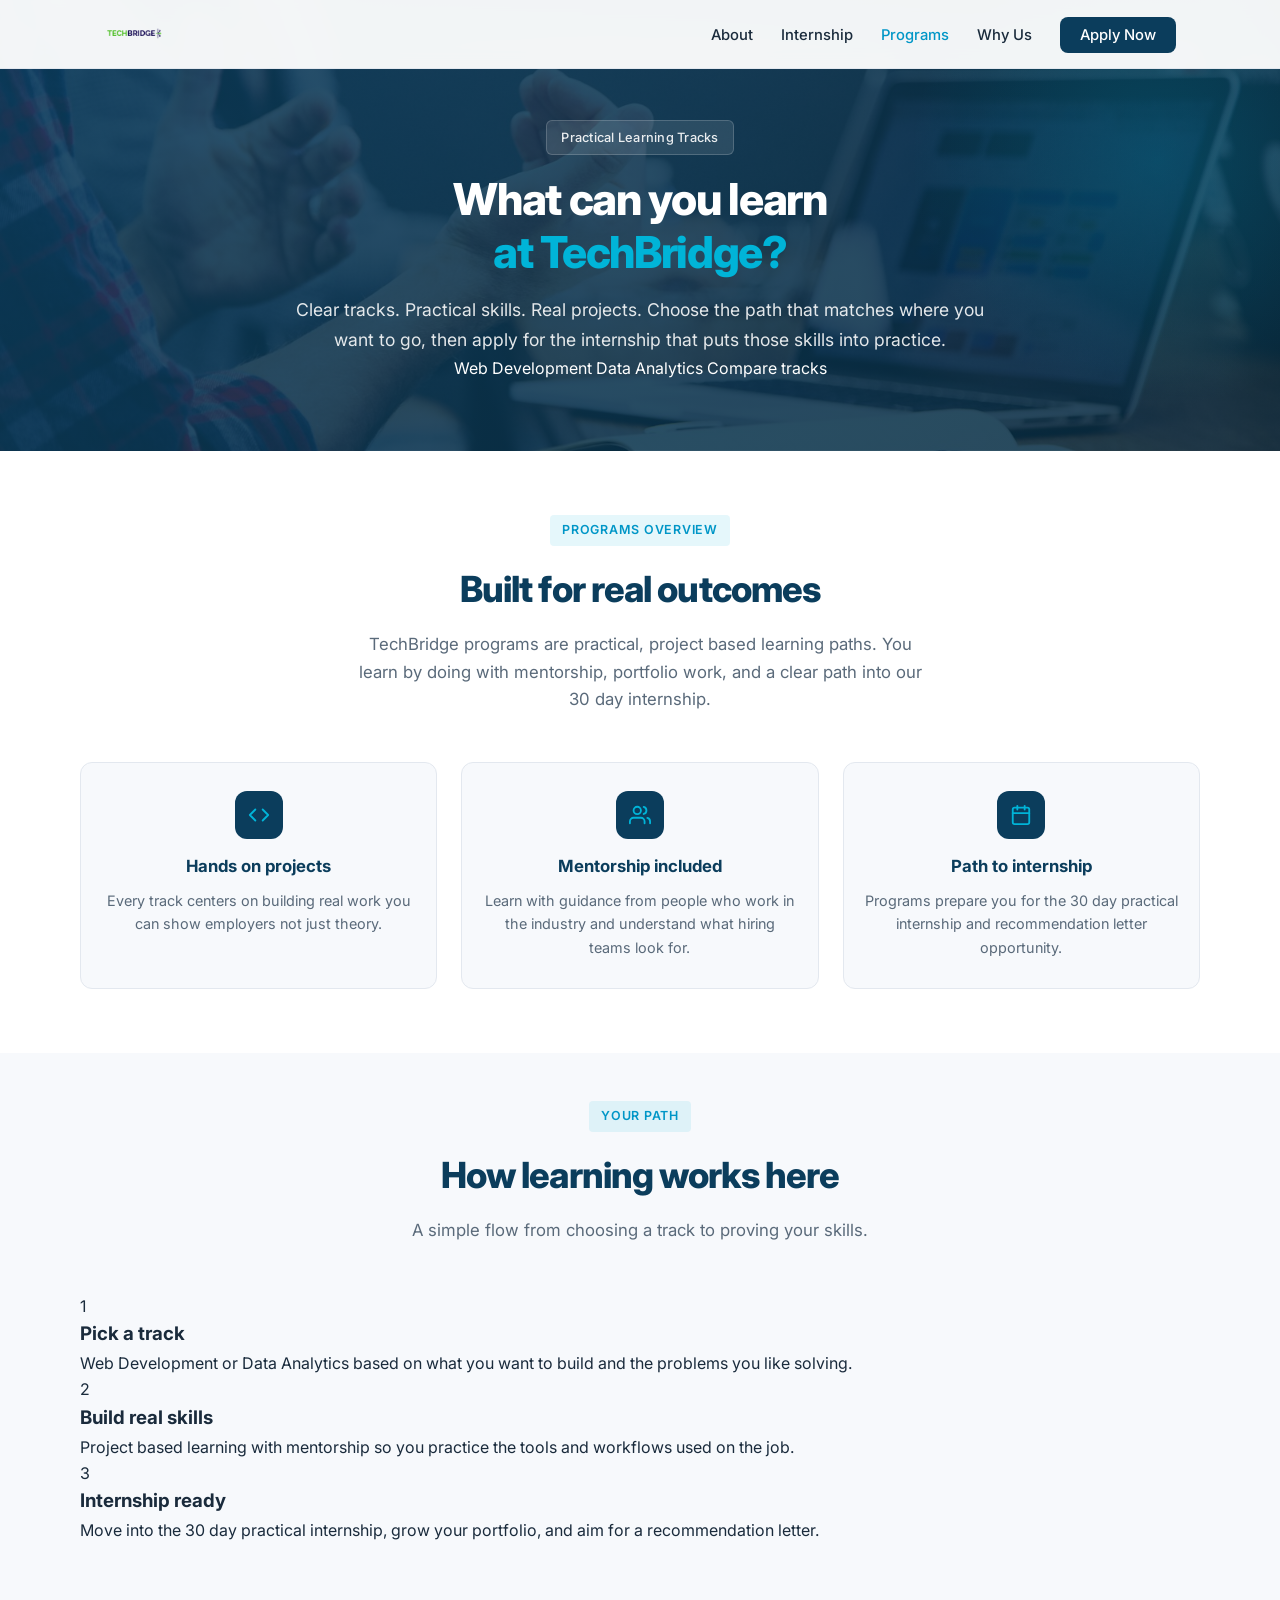
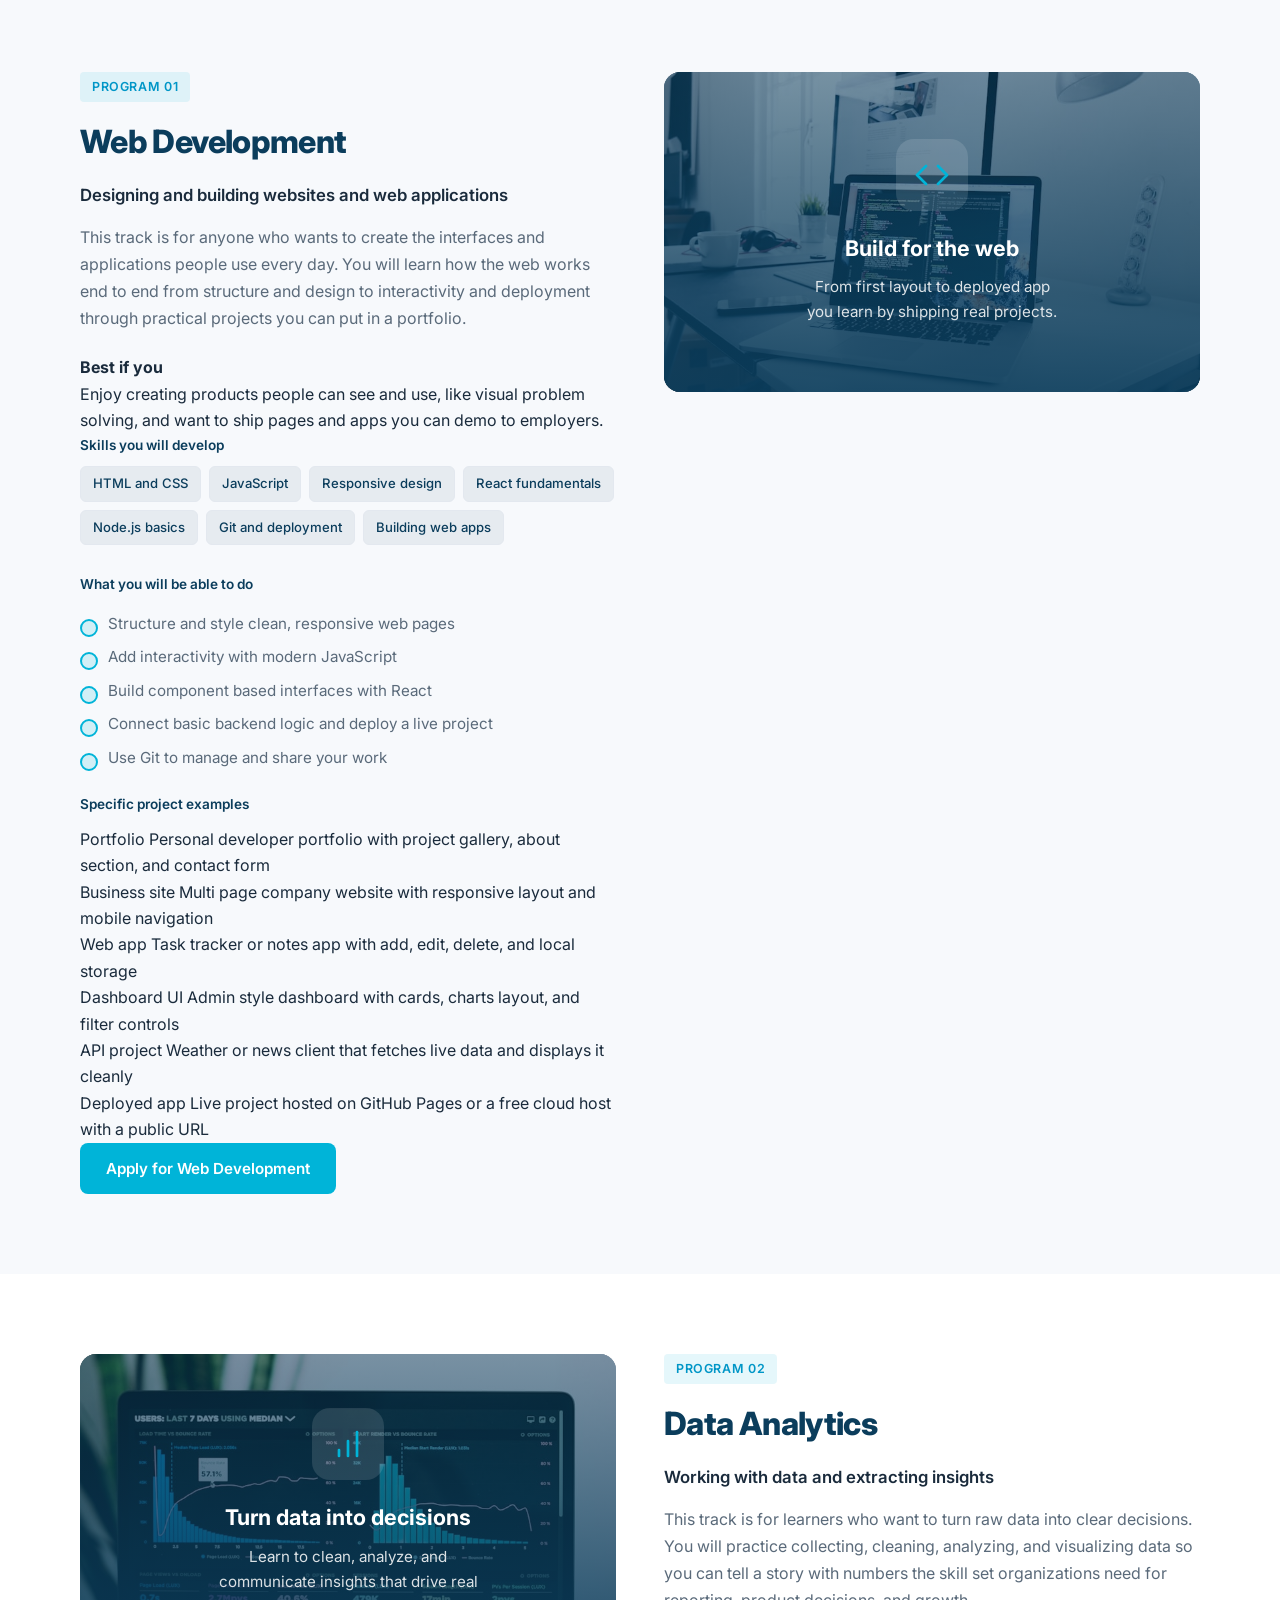
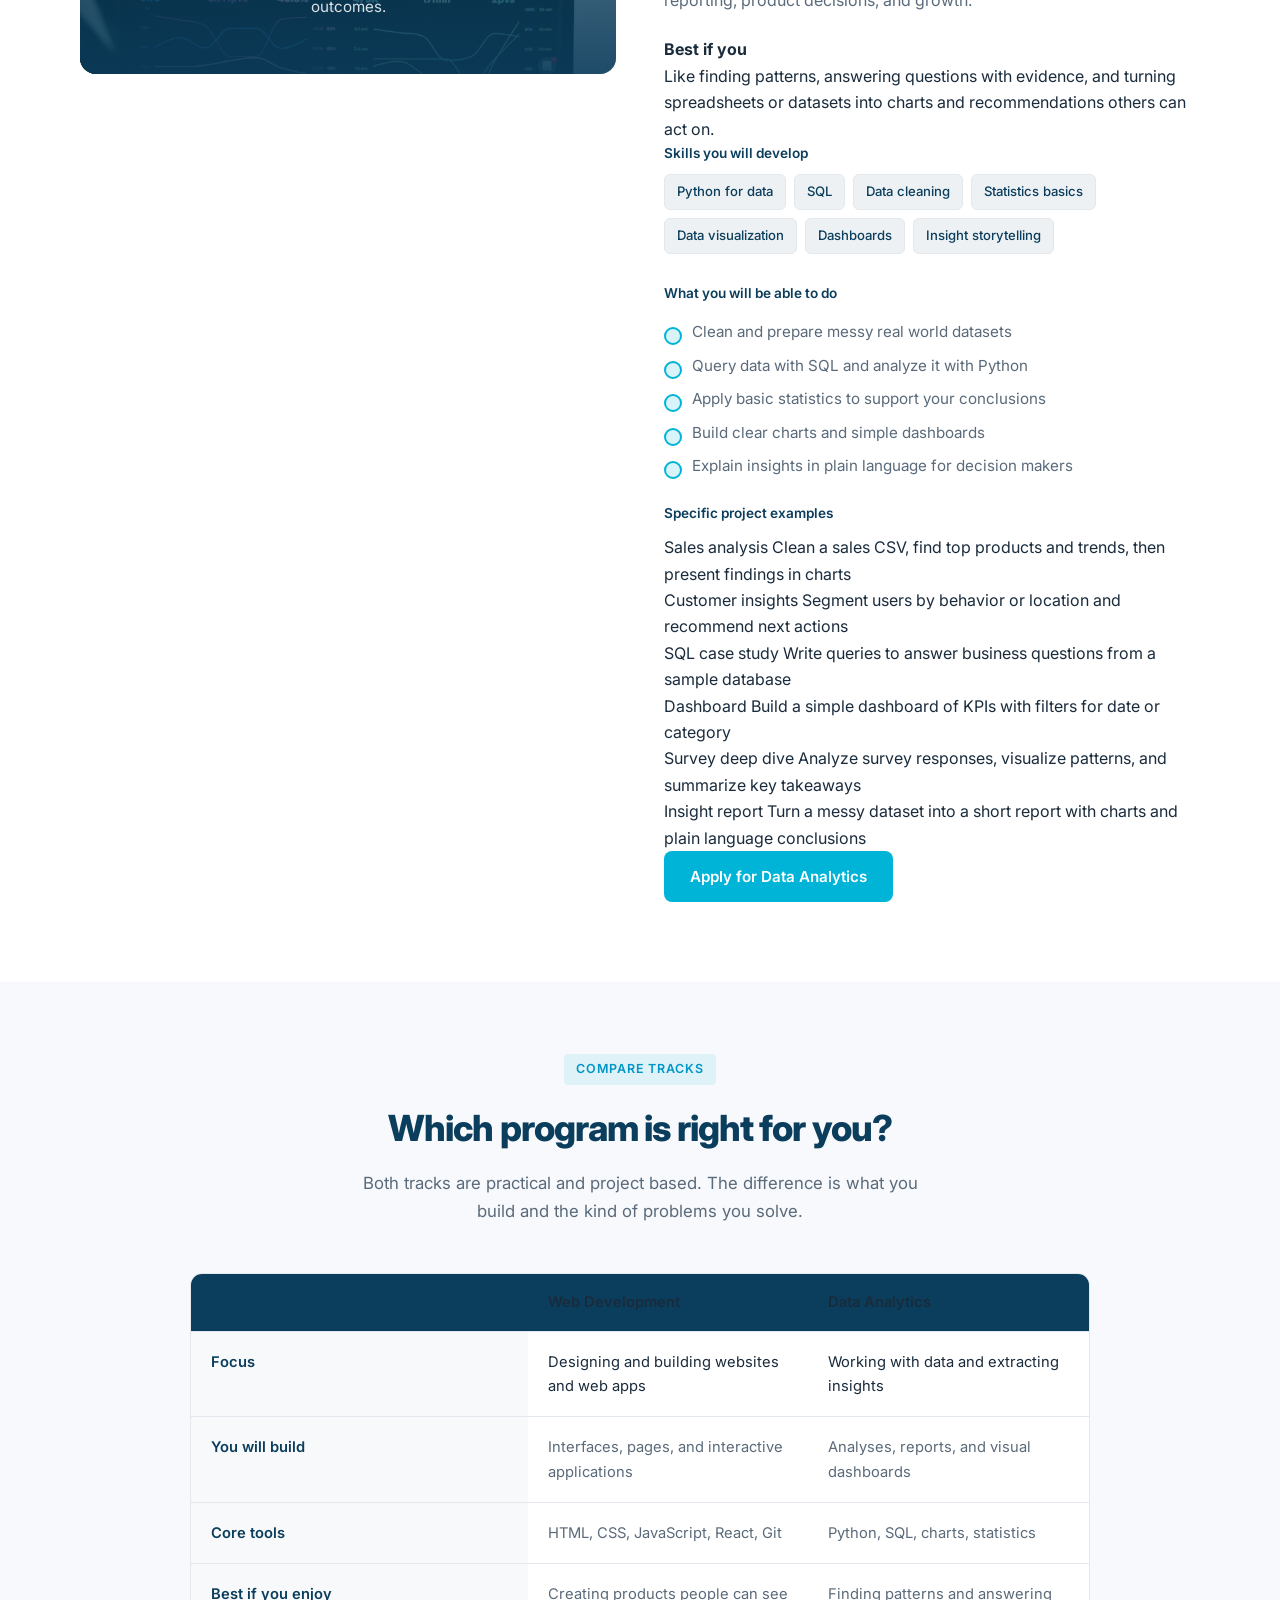
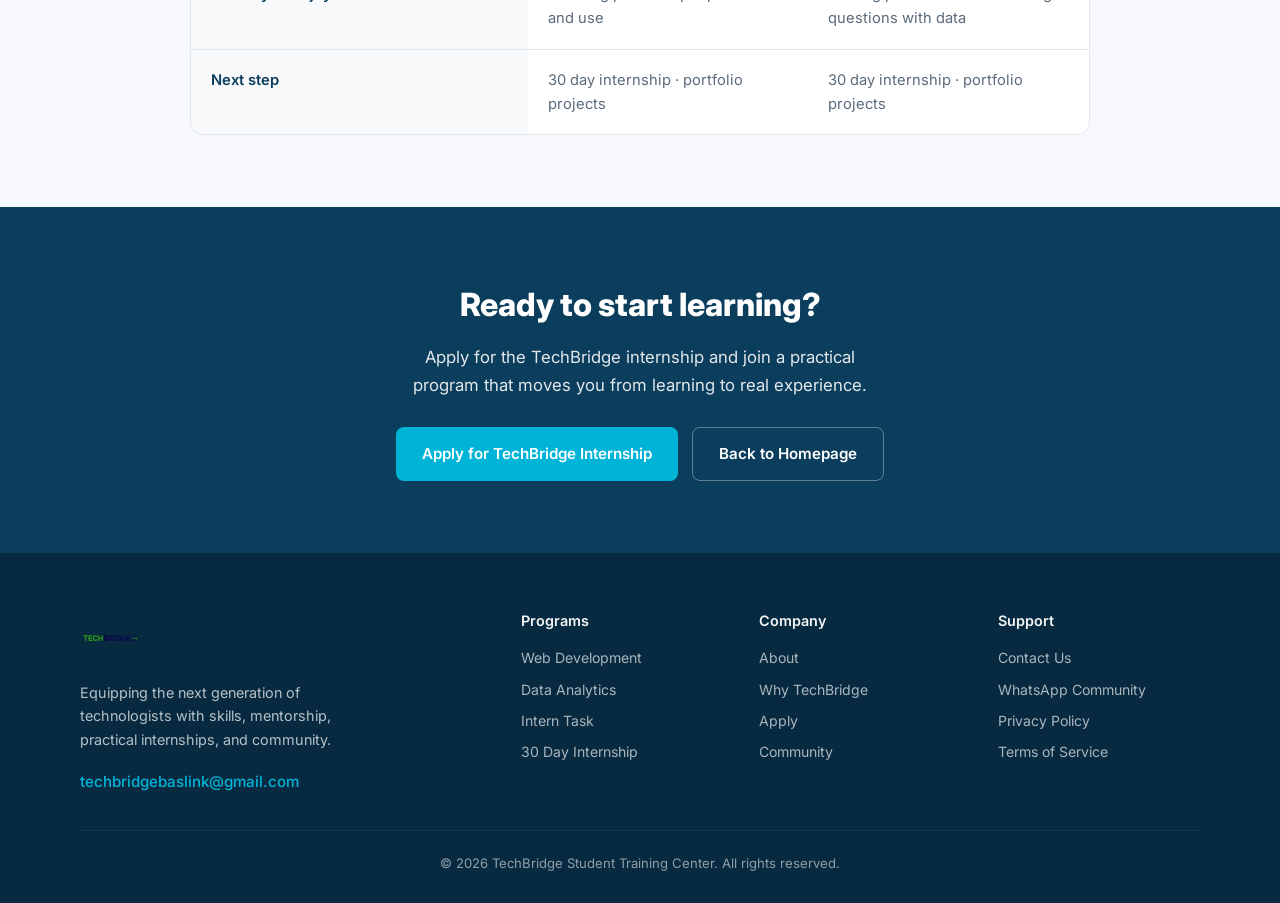
<file: program.html>
<!DOCTYPE html>
<html lang="en">
<head>
  <meta charset="UTF-8" />
  <meta name="viewport" content="width=device-width, initial-scale=1.0" />
  <title>Programs | TechBridge</title>
  <meta name="description" content="What can you learn at TechBridge? Explore Web Development and Data Analytics: skills, projects, who each track is for, and how to apply." />
  <link rel="icon" href="data:image/svg+xml,<svg xmlns='http://www.w3.org/2000/svg' viewBox='0 0 100 100'><rect width='100' height='100' rx='20' fill='%230b3d5c'/><text x='50' y='68' font-size='48' font-weight='800' text-anchor='middle' fill='%2300b4d8' font-family='system-ui'></text></svg>" />
  <link rel="preconnect" href="https://fonts.googleapis.com" />
  <link rel="preconnect" href="https://fonts.gstatic.com" crossorigin />
  <link rel="stylesheet" href="css/index.css" />
  <link href="https://fonts.googleapis.com/css2?family=Inter:wght@400;500;600;700;800&display=swap" rel="stylesheet" />

</head>
<body>

  <nav class="navbar" id="navbar">
    <div class="nav-container">
      <a href="index.html" class="logo">
        <img src="./img/techbridge-logo (1).png" alt="TechBridge" height="48" />
      </a>
      <ul class="navbar-links" id="navbarLinks">
        <li><a href="index.html#about">About</a></li>
        <li><a href="internship.html">Internship</a></li>
        <li><a href="program.html" class="active">Programs</a></li>
        <li><a href="index.html#why">Why Us</a></li>
        <li><a href="https://forms.gle/8EbdSy5ttGfLZfjv5" target="_blank" rel="noopener" class="nav-cta">Apply Now</a></li>
      </ul>
      <button class="mobile-toggle" id="mobileToggle" aria-label="Menu" aria-expanded="false">
        <span></span><span></span><span></span>
      </button>
    </div>
  </nav>

  <header class="programs-hero">
    <div class="container fade-up">
      <div class="hero-badge">Practical Learning Tracks</div>
      <h1>What can you learn<br><span>at TechBridge?</span></h1>
      <p>Clear tracks. Practical skills. Real projects. Choose the path that matches where you want to go, then apply for the internship that puts those skills into practice.</p>
      <div class="quick-nav">
        <a href="#web-development">Web Development</a>
        <a href="#data-analytics">Data Analytics</a>
        <a href="#compare">Compare tracks</a>
      </div>
    </div>
  </header>

  <section class="programs-overview">
    <div class="container">
      <div class="section-header fade-up">
        <span class="section-label">Programs Overview</span>
        <h2>Built for real outcomes</h2>
        <p>TechBridge programs are practical, project based learning paths. You learn by doing with mentorship, portfolio work, and a clear path into our 30 day internship.</p>
      </div>
      <div class="overview-grid">
        <div class="overview-item fade-up">
          <div class="ov-icon">
            <svg viewBox="0 0 24 24"><polyline points="16 18 22 12 16 6"/><polyline points="8 6 2 12 8 18"/></svg>
          </div>
          <h3>Hands on projects</h3>
          <p>Every track centers on building real work you can show employers not just theory.</p>
        </div>
        <div class="overview-item fade-up">
          <div class="ov-icon">
            <svg viewBox="0 0 24 24"><path d="M17 21v-2a4 4 0 0 0-4-4H5a4 4 0 0 0-4 4v2"/><circle cx="9" cy="7" r="4"/><path d="M23 21v-2a4 4 0 0 0-3-3.87"/><path d="M16 3.13a4 4 0 0 1 0 7.75"/></svg>
          </div>
          <h3>Mentorship included</h3>
          <p>Learn with guidance from people who work in the industry and understand what hiring teams look for.</p>
        </div>
        <div class="overview-item fade-up">
          <div class="ov-icon">
            <svg viewBox="0 0 24 24"><rect x="3" y="4" width="18" height="18" rx="2" ry="2"/><line x1="16" y1="2" x2="16" y2="6"/><line x1="8" y1="2" x2="8" y2="6"/><line x1="3" y1="10" x2="21" y2="10"/></svg>
          </div>
          <h3>Path to internship</h3>
          <p>Programs prepare you for the 30 day practical internship and recommendation letter opportunity.</p>
        </div>
      </div>
    </div>
  </section>

  <section style="padding: 48px 24px; background: var(--bg);">
    <div class="container">
      <div class="section-header fade-up">
        <span class="section-label">Your path</span>
        <h2>How learning works here</h2>
        <p>A simple flow from choosing a track to proving your skills.</p>
      </div>
      <div class="path-steps fade-up">
        <div class="path-step">
          <div class="num">1</div>
          <h3>Pick a track</h3>
          <p>Web Development or Data Analytics based on what you want to build and the problems you like solving.</p>
        </div>
        <div class="path-step">
          <div class="num">2</div>
          <h3>Build real skills</h3>
          <p>Project based learning with mentorship so you practice the tools and workflows used on the job.</p>
        </div>
        <div class="path-step">
          <div class="num">3</div>
          <h3>Internship ready</h3>
          <p>Move into the 30 day practical internship, grow your portfolio, and aim for a recommendation letter.</p>
        </div>
      </div>
    </div>
  </section>

  <section id="web-development" class="program-detail">
    <div class="container">
      <div class="program-detail-grid fade-up">
        <div class="program-detail-content">
          <span class="program-kicker">Program 01</span>
          <h2>Web Development</h2>
          <p class="focus-line">Designing and building websites and web applications</p>
          <p>This track is for anyone who wants to create the interfaces and applications people use every day. You will learn how the web works end to end from structure and design to interactivity and deployment through practical projects you can put in a portfolio.</p>

          <div class="who-box">
            <strong>Best if you</strong>
            <p>Enjoy creating products people can see and use, like visual problem solving, and want to ship pages and apps you can demo to employers.</p>
          </div>

          <div class="skills-label">Skills you will develop</div>
          <div class="skills-list">
            <span class="skill-tag">HTML and CSS</span>
            <span class="skill-tag">JavaScript</span>
            <span class="skill-tag">Responsive design</span>
            <span class="skill-tag">React fundamentals</span>
            <span class="skill-tag">Node.js basics</span>
            <span class="skill-tag">Git and deployment</span>
            <span class="skill-tag">Building web apps</span>
          </div>

          <div class="skills-label">What you will be able to do</div>
          <ul class="program-outcomes">
            <li>Structure and style clean, responsive web pages</li>
            <li>Add interactivity with modern JavaScript</li>
            <li>Build component based interfaces with React</li>
            <li>Connect basic backend logic and deploy a live project</li>
            <li>Use Git to manage and share your work</li>
          </ul>

          <div class="skills-label">Specific project examples</div>
          <div class="sample-projects">
            <div class="proj"><span>Portfolio</span> Personal developer portfolio with project gallery, about section, and contact form</div>
            <div class="proj"><span>Business site</span> Multi page company website with responsive layout and mobile navigation</div>
            <div class="proj"><span>Web app</span> Task tracker or notes app with add, edit, delete, and local storage</div>
            <div class="proj"><span>Dashboard UI</span> Admin style dashboard with cards, charts layout, and filter controls</div>
            <div class="proj"><span>API project</span> Weather or news client that fetches live data and displays it cleanly</div>
            <div class="proj"><span>Deployed app</span> Live project hosted on GitHub Pages or a free cloud host with a public URL</div>
          </div>

          <a href="https://forms.gle/8EbdSy5ttGfLZfjv5" target="_blank" rel="noopener" class="btn btn-primary" style="color:#fff;">Apply for Web Development</a>
        </div>
        <div class="program-visual has-image web">
          <img src="./img/techbridge-prog.jpg" alt="Web development coding" loading="lazy" />
          <div class="vis-content">
            <div class="vis-icon">
              <svg viewBox="0 0 24 24"><polyline points="16 18 22 12 16 6"/><polyline points="8 6 2 12 8 18"/></svg>
            </div>
            <h3>Build for the web</h3>
            <p>From first layout to deployed app you learn by shipping real projects.</p>
          </div>
        </div>
      </div>
    </div>
  </section>

  <section id="data-analytics" class="program-detail alt">
    <div class="container">
      <div class="program-detail-grid reverse fade-up">
        <div class="program-detail-content">
          <span class="program-kicker">Program 02</span>
          <h2>Data Analytics</h2>
          <p class="focus-line">Working with data and extracting insights</p>
          <p>This track is for learners who want to turn raw data into clear decisions. You will practice collecting, cleaning, analyzing, and visualizing data so you can tell a story with numbers the skill set organizations need for reporting, product decisions, and growth.</p>

          <div class="who-box">
            <strong>Best if you</strong>
            <p>Like finding patterns, answering questions with evidence, and turning spreadsheets or datasets into charts and recommendations others can act on.</p>
          </div>

          <div class="skills-label">Skills you will develop</div>
          <div class="skills-list">
            <span class="skill-tag">Python for data</span>
            <span class="skill-tag">SQL</span>
            <span class="skill-tag">Data cleaning</span>
            <span class="skill-tag">Statistics basics</span>
            <span class="skill-tag">Data visualization</span>
            <span class="skill-tag">Dashboards</span>
            <span class="skill-tag">Insight storytelling</span>
          </div>

          <div class="skills-label">What you will be able to do</div>
          <ul class="program-outcomes">
            <li>Clean and prepare messy real world datasets</li>
            <li>Query data with SQL and analyze it with Python</li>
            <li>Apply basic statistics to support your conclusions</li>
            <li>Build clear charts and simple dashboards</li>
            <li>Explain insights in plain language for decision makers</li>
          </ul>

          <div class="skills-label">Specific project examples</div>
          <div class="sample-projects">
            <div class="proj"><span>Sales analysis</span> Clean a sales CSV, find top products and trends, then present findings in charts</div>
            <div class="proj"><span>Customer insights</span> Segment users by behavior or location and recommend next actions</div>
            <div class="proj"><span>SQL case study</span> Write queries to answer business questions from a sample database</div>
            <div class="proj"><span>Dashboard</span> Build a simple dashboard of KPIs with filters for date or category</div>
            <div class="proj"><span>Survey deep dive</span> Analyze survey responses, visualize patterns, and summarize key takeaways</div>
            <div class="proj"><span>Insight report</span> Turn a messy dataset into a short report with charts and plain language conclusions</div>
          </div>

          <a href="https://forms.gle/8EbdSy5ttGfLZfjv5" target="_blank" rel="noopener" class="btn btn-primary" style="color:#fff;">Apply for Data Analytics</a>
        </div>
        <div class="program-visual has-image data">
          <img src="./img/techbridge-prog2.jpg" alt="Data analytics dashboard" loading="lazy" />
          <div class="vis-content">
            <div class="vis-icon">
              <svg viewBox="0 0 24 24"><path d="M12 20V10"/><path d="M18 20V4"/><path d="M6 20v-4"/></svg>
            </div>
            <h3>Turn data into decisions</h3>
            <p>Learn to clean, analyze, and communicate insights that drive real outcomes.</p>
          </div>
        </div>
      </div>
    </div>
  </section>

  <section id="compare" class="diff-section">
    <div class="container">
      <div class="section-header fade-up">
        <span class="section-label">Compare Tracks</span>
        <h2>Which program is right for you?</h2>
        <p>Both tracks are practical and project based. The difference is what you build and the kind of problems you solve.</p>
      </div>
      <div class="diff-table fade-up">
        <div class="diff-row head">
          <div class="diff-cell"></div>
          <div class="diff-cell">Web Development</div>
          <div class="diff-cell">Data Analytics</div>
        </div>
        <div class="diff-row">
          <div class="diff-cell label">Focus</div>
          <div class="diff-cell">Designing and building websites and web apps</div>
          <div class="diff-cell">Working with data and extracting insights</div>
        </div>
        <div class="diff-row">
          <div class="diff-cell label">You will build</div>
          <div class="diff-cell muted">Interfaces, pages, and interactive applications</div>
          <div class="diff-cell muted">Analyses, reports, and visual dashboards</div>
        </div>
        <div class="diff-row">
          <div class="diff-cell label">Core tools</div>
          <div class="diff-cell muted">HTML, CSS, JavaScript, React, Git</div>
          <div class="diff-cell muted">Python, SQL, charts, statistics</div>
        </div>
        <div class="diff-row">
          <div class="diff-cell label">Best if you enjoy</div>
          <div class="diff-cell muted">Creating products people can see and use</div>
          <div class="diff-cell muted">Finding patterns and answering questions with data</div>
        </div>
        <div class="diff-row">
          <div class="diff-cell label">Next step</div>
          <div class="diff-cell muted">30 day internship · portfolio projects</div>
          <div class="diff-cell muted">30 day internship · portfolio projects</div>
        </div>
      </div>
    </div>
  </section>

  <section class="programs-cta">
    <div class="container fade-up">
      <h2>Ready to start learning?</h2>
      <p>Apply for the TechBridge internship and join a practical program that moves you from learning to real experience.</p>
      <div class="cta-buttons">
        <a href="https://forms.gle/8EbdSy5ttGfLZfjv5" target="_blank" rel="noopener" class="btn btn-primary">Apply for TechBridge Internship</a>
        <a href="index.html" class="btn btn-secondary">Back to Homepage</a>
      </div>
    </div>
  </section>

  <footer>
    <div class="footer-grid">
      <div class="footer-brand">
        <a href="index.html" class="logo">
          <img src="./img/techbridge-logo (1).png" alt="TechBridge" height="48" />
        </a>
        <p>Equipping the next generation of technologists with skills, mentorship, practical internships, and community.</p>
        <div class="footer-contact">
          <a href="mailto:techbridgebaslink@gmail.com">techbridgebaslink@gmail.com</a>
        </div>
      </div>
      <div class="footer-col">
        <h4>Programs</h4>
        <ul>
          <li><a href="#web-development">Web Development</a></li>
          <li><a href="#data-analytics">Data Analytics</a></li>
          <li><a href="internship.html">Intern Task</a></li>
          <li><a href="internship.html">30 Day Internship</a></li>
        </ul>
      </div>
      <div class="footer-col">
        <h4>Company</h4>
        <ul>
          <li><a href="index.html#about">About</a></li>
          <li><a href="index.html#why">Why TechBridge</a></li>
          <li><a href="https://forms.gle/8EbdSy5ttGfLZfjv5" target="_blank" rel="noopener">Apply</a></li>
          <li><a href="index.html#community">Community</a></li>
        </ul>
      </div>
      <div class="footer-col">
        <h4>Support</h4>
        <ul>
          <li><a href="mailto:techbridgebaselink@gmail.com">Contact Us</a></li>
          <li><a href="https://chat.whatsapp.com/FqpBvYS4oaK32cXDxc8JIS" target="_blank" rel="noopener">WhatsApp Community</a></li>
          <li><a href="#">Privacy Policy</a></li>
          <li><a href="#">Terms of Service</a></li>
        </ul>
      </div>
    </div>
    <div class="footer-bottom">
      &copy; 2026 TechBridge Student Training Center. All rights reserved.
    </div>
  </footer>

  <script>
    const navbar = document.getElementById('navbar');
    window.addEventListener('scroll', function () {
      navbar.classList.toggle('scrolled', window.scrollY > 20);
    });
    const mobileToggle = document.getElementById('mobileToggle');
    const navbarLinks = document.getElementById('navbarLinks');
    mobileToggle.addEventListener('click', function () {
      const isOpen = navbarLinks.classList.toggle('active');
      mobileToggle.classList.toggle('active', isOpen);
      mobileToggle.setAttribute('aria-expanded', isOpen);
    });
    navbarLinks.querySelectorAll('a').forEach(function (link) {
      link.addEventListener('click', function () {
        navbarLinks.classList.remove('active');
        mobileToggle.classList.remove('active');
        mobileToggle.setAttribute('aria-expanded', 'false');
      });
    });
    const fadeElements = document.querySelectorAll('.fade-up');
    const observer = new IntersectionObserver(function (entries) {
      entries.forEach(function (entry) {
        if (entry.isIntersecting) entry.target.classList.add('visible');
      });
    }, { threshold: 0.1, rootMargin: '0px 0px -30px 0px' });
    fadeElements.forEach(function (el) { observer.observe(el); });
  </script>
</body>
</html>
</file>
<file: css/index.css>
:root {
  --navy: #0b3d5c;
  --navy-dark: #072a40;
  --cyan: #00b4d8;
  --cyan-dark: #0096c7;
  --teal: #00c9a7;
  --bg: #f7f9fc;
  --white: #ffffff;
  --text: #1a2b3c;
  --muted: #5a6a7a;
  --border: #e3e8ef;
  --shadow: 0 8px 30px rgba(11, 61, 92, 0.08);
  --radius: 12px;
}

* {
  margin: 0;
  padding: 0;
  box-sizing: border-box;
}

html {
  scroll-behavior: smooth;
}

body {
  font-family: 'Inter', system-ui, -apple-system, sans-serif;
  color: var(--text);
  background: var(--bg);
  line-height: 1.65;
  -webkit-font-smoothing: antialiased;
}

a {
  text-decoration: none;
  color: inherit;
}

img {
  max-width: 100%;
  display: block;
}

/* ========== NAVBAR ========== */
.navbar {
  position: fixed;
  top: 0;
  left: 0;
  right: 0;
  z-index: 1000;
  background: rgba(255, 255, 255, 0.95);
  backdrop-filter: blur(10px);
  border-bottom: 1px solid var(--border);
  transition: box-shadow 0.25s ease;
}

.navbar.scrolled {
  box-shadow: 0 2px 16px rgba(0, 0, 0, 0.06);
}

.nav-container {
  max-width: 1120px;
  margin: 0 auto;
  padding: 0 24px;
  height: 68px;
  display: flex;
  align-items: center;
  justify-content: space-between;
}

.logo {
  display: flex;
  align-items: center;
  gap: 0;
  font-weight: 800;
  font-size: 1.25rem;
  color: var(--navy);
  letter-spacing: -0.02em;
}

.logo img {
  height: 60px;
  width: auto;
  display: block;
  object-fit: contain;
}

.logo-text {
  display: none;
}

.navbar-links {
  display: flex;
  align-items: center;
  gap: 28px;
  list-style: none;
}

.navbar-links a {
  font-size: 0.925rem;
  font-weight: 500;
  color: var(--text);
  transition: color 0.2s;
}

.navbar-links a:hover,
.navbar-links a.active {
  color: var(--cyan-dark);
}

.nav-cta {
  background: var(--navy) !important;
  color: #fff !important;
  padding: 9px 20px;
  border-radius: 8px;
  font-weight: 600;
  transition: background 0.2s, transform 0.2s;
}

.nav-cta:hover {
  background: var(--navy-dark) !important;
  transform: translateY(-1px);
}

.mobile-toggle {
  display: none;
  background: none;
  border: none;
  cursor: pointer;
  padding: 6px;
  z-index: 1001;
}

.mobile-toggle span {
  display: block;
  width: 22px;
  height: 2px;
  background: var(--navy);
  margin: 5px 0;
  border-radius: 1px;
  transition: all 0.3s ease;
}

.mobile-toggle.active span:nth-child(1) {
  transform: translateY(7px) rotate(45deg);
}
.mobile-toggle.active span:nth-child(2) {
  opacity: 0;
}
.mobile-toggle.active span:nth-child(3) {
  transform: translateY(-7px) rotate(-45deg);
}

/* ========== HERO ========== */
.hero {
  padding: 130px 24px 90px;
  background: var(--navy);
  color: #fff;
  position: relative;
  overflow: hidden;
}

.hero::after {
  content: '';
  position: absolute;
  top: -30%;
  right: -15%;
  width: 600px;
  height: 600px;
  background: radial-gradient(circle, rgba(0, 180, 216, 0.18) 0%, transparent 70%);
  pointer-events: none;
}

.hero-content {
  max-width: 1120px;
  margin: 0 auto;
  position: relative;
  z-index: 1;
  display: grid;
  grid-template-columns: 1.15fr 0.85fr;
  gap: 48px;
  align-items: center;
}

.hero-badge {
  display: inline-block;
  background: rgba(255, 255, 255, 0.1);
  border: 1px solid rgba(255, 255, 255, 0.18);
  padding: 6px 14px;
  border-radius: 6px;
  font-size: 0.8rem;
  font-weight: 500;
  letter-spacing: 0.02em;
  margin-bottom: 22px;
  color: rgba(255, 255, 255, 0.9);
}

.hero h1 {
  font-size: clamp(2.3rem, 4.5vw, 3.15rem);
  font-weight: 800;
  line-height: 1.15;
  letter-spacing: -0.03em;
  margin-bottom: 18px;
}

.hero h1 span {
  color: var(--cyan);
}

.hero p {
  font-size: 1.1rem;
  opacity: 0.88;
  max-width: 480px;
  margin-bottom: 32px;
  line-height: 1.7;
}

.hero-buttons {
  display: flex;
  gap: 14px;
  flex-wrap: wrap;
}

.btn {
  display: inline-flex;
  align-items: center;
  justify-content: center;
  gap: 8px;
  padding: 13px 26px;
  border-radius: 8px;
  font-weight: 600;
  font-size: 0.95rem;
  transition: all 0.2s ease;
  border: none;
  cursor: pointer;
}

.btn-primary {
  background: var(--cyan);
  color: #fff;
}

.btn-primary:hover {
  background: var(--cyan-dark);
  transform: translateY(-1px);
}

.btn-secondary {
  background: transparent;
  color: #fff;
  border: 1.5px solid rgba(255, 255, 255, 0.35);
}

.btn-secondary:hover {
  border-color: #fff;
  background: rgba(255, 255, 255, 0.08);
}

.hero-image {
  position: relative;
  border-radius: 16px;
  overflow: hidden;
  box-shadow: 0 25px 50px rgba(0, 0, 0, 0.35);
  aspect-ratio: 4 / 3;
}

.hero-image img {
  width: 100%;
  height: 100%;
  object-fit: cover;
  display: block;
}

.hero-image-overlay {
  position: absolute;
  inset: 0;
  background: linear-gradient(to top, rgba(11, 61, 92, 0.55) 0%, transparent 50%);
  pointer-events: none;
}

.hero-image-caption {
  position: absolute;
  bottom: 18px;
  left: 18px;
  right: 18px;
  color: #fff;
  font-size: 0.85rem;
  font-weight: 500;
  opacity: 0.95;
  text-shadow: 0 1px 4px rgba(0,0,0,0.4);
}

section {
  padding: 80px 24px;
}

.container {
  max-width: 1120px;
  margin: 0 auto;
}

.section-header {
  text-align: center;
  max-width: 580px;
  margin: 0 auto 48px;
}

.section-label {
  display: inline-block;
  font-size: 0.78rem;
  font-weight: 600;
  text-transform: uppercase;
  letter-spacing: 0.06em;
  color: var(--cyan-dark);
  background: rgba(0, 180, 216, 0.1);
  padding: 5px 12px;
  border-radius: 4px;
  margin-bottom: 14px;
}

.section-header h2 {
  font-size: clamp(1.7rem, 3.5vw, 2.25rem);
  font-weight: 800;
  color: var(--navy);
  letter-spacing: -0.025em;
  margin-bottom: 12px;
}

.section-header p {
  color: var(--muted);
  font-size: 1.05rem;
}

.about-grid {
  display: grid;
  grid-template-columns: 1fr 1fr;
  gap: 56px;
  align-items: start;
}

.about-content h3 {
  font-size: 1.35rem;
  font-weight: 700;
  color: var(--navy);
  margin-bottom: 14px;
}

.about-content > p {
  color: var(--muted);
  margin-bottom: 16px;
  font-size: 1rem;
}

.about-features {
  margin-top: 28px;
  display: flex;
  flex-direction: column;
  gap: 18px;
}

.feature-item {
  display: flex;
  gap: 14px;
  align-items: flex-start;
}

.feature-icon {
  width: 40px;
  height: 40px;
  background: var(--navy);
  border-radius: 10px;
  display: flex;
  align-items: center;
  justify-content: center;
  flex-shrink: 0;
}
.feature-icon svg {
  width: 20px;
  height: 20px;
  stroke: var(--cyan);
  fill: none;
  stroke-width: 2;
  stroke-linecap: round;
  stroke-linejoin: round;
}

.feature-item h4 {
  font-size: 0.98rem;
  font-weight: 600;
  margin-bottom: 2px;
  color: var(--text);
}

.feature-item p {
  font-size: 0.88rem;
  color: var(--muted);
  margin: 0;
}

.about-visual {
  background: linear-gradient(145deg, var(--navy), #0a5a7a);
  border-radius: 16px;
  height: 380px;
  display: flex;
  align-items: center;
  justify-content: center;
  position: relative;
  overflow: hidden;
}

.about-visual-inner {
  text-align: center;
  color: #fff;
  padding: 32px;
}

.about-visual-inner .big {
  font-size: 3.5rem;
  font-weight: 800;
  color: var(--cyan);
  line-height: 1;
}

.about-visual-inner .sub {
  font-size: 1.05rem;
  opacity: 0.85;
  margin-top: 8px;
}

.internship {
  background: var(--navy);
  color: #fff;
  padding: 80px 24px;
  position: relative;
  overflow: hidden;
}

.internship::before {
  content: '';
  position: absolute;
  inset: 0;
  background-image: url('../img/techbridge-intshp.jpg');
  background-size: cover;
  background-position: center;
  opacity: 0.45;
  z-index: 0;
}

.internship::after {
  content: '';
  position: absolute;
  inset: 0;
  background: linear-gradient(135deg, rgba(11, 61, 92, 0.75) 0%, rgba(7, 42, 64, 0.70) 50%, rgba(10, 90, 122, 0.68) 100%);
  z-index: 0;
}

.internship .container {
  position: relative;
  z-index: 1;
}

.internship-grid {
  display: grid;
  grid-template-columns: 1.3fr 0.7fr;
  gap: 48px;
  align-items: center;
}

.internship-badge {
  display: inline-block;
  background: rgba(0, 201, 167, 0.15);
  border: 1px solid rgba(0, 201, 167, 0.35);
  color: #5eead4;
  font-size: 0.78rem;
  font-weight: 600;
  padding: 5px 12px;
  border-radius: 4px;
  margin-bottom: 16px;
  text-transform: uppercase;
  letter-spacing: 0.04em;
}

.internship h2 {
  font-size: clamp(1.7rem, 3.5vw, 2.2rem);
  font-weight: 800;
  letter-spacing: -0.02em;
  margin-bottom: 14px;
}

.internship > .container > .internship-grid > div > p {
  opacity: 0.88;
  font-size: 1.05rem;
  margin-bottom: 28px;
  max-width: 520px;
}

.internship-benefits {
  display: flex;
  flex-direction: column;
  gap: 16px;
  margin-bottom: 28px;
}

.benefit {
  display: flex;
  gap: 12px;
  align-items: flex-start;
}

.benefit-check {
  width: 28px;
  height: 28px;
  background: var(--teal);
  border-radius: 50%;
  display: flex;
  align-items: center;
  justify-content: center;
  flex-shrink: 0;
  margin-top: 1px;
}
.benefit-check svg {
  width: 14px;
  height: 14px;
  stroke: #fff;
  fill: none;
  stroke-width: 2.5;
  stroke-linecap: round;
  stroke-linejoin: round;
}

.benefit h4 {
  font-size: 0.98rem;
  font-weight: 600;
  margin-bottom: 2px;
}

.benefit p {
  font-size: 0.88rem;
  opacity: 0.8;
  margin: 0;
}

.internship-card {
  background: rgba(255, 255, 255, 0.08);
  border: 1px solid rgba(255, 255, 255, 0.12);
  border-radius: 14px;
  padding: 32px 28px;
  text-align: center;
}

.internship-card .days {
  font-size: 3.2rem;
  font-weight: 800;
  color: var(--cyan);
  line-height: 1;
}

.internship-card .days-label {
  font-size: 1.05rem;
  font-weight: 600;
  margin: 6px 0 16px;
}

.internship-card p {
  font-size: 0.9rem;
  opacity: 0.8;
  margin-bottom: 22px;
}
/* ========== PROGRAMS ========== */
.offerings {
  background: var(--white);
}

.cards-grid {
  display: grid;
  grid-template-columns: repeat(3, 1fr);
  gap: 22px;
}

.card {
  background: var(--bg);
  border: 1px solid var(--border);
  border-radius: var(--radius);
  padding: 28px 24px;
  transition: transform 0.2s, box-shadow 0.2s;
}

.card:hover {
  transform: translateY(-4px);
  box-shadow: var(--shadow);
}

.card-icon {
  width: 48px;
  height: 48px;
  background: var(--navy);
  border-radius: 12px;
  display: flex;
  align-items: center;
  justify-content: center;
  margin-bottom: 16px;
}
.card-icon svg {
  width: 24px;
  height: 24px;
  stroke: var(--cyan);
  fill: none;
  stroke-width: 2;
  stroke-linecap: round;
  stroke-linejoin: round;
}

.card h3 {
  font-size: 1.1rem;
  font-weight: 700;
  color: var(--navy);
  margin-bottom: 8px;
}

.card p {
  font-size: 0.9rem;
  color: var(--muted);
  line-height: 1.6;
}

/* ========== AUDIENCE ========== */
.audience-grid {
  display: grid;
  grid-template-columns: repeat(3, 1fr);
  gap: 22px;
}

.audience-card {
  background: var(--white);
  border: 1px solid var(--border);
  border-radius: var(--radius);
  padding: 32px 24px;
  text-align: center;
  transition: border-color 0.2s, box-shadow 0.2s;
}

.audience-card:hover {
  border-color: var(--cyan);
  box-shadow: var(--shadow);
}

.audience-icon {
  width: 56px;
  height: 56px;
  background: rgba(11, 61, 92, 0.08);
  border-radius: 14px;
  display: flex;
  align-items: center;
  justify-content: center;
  margin: 0 auto 16px;
}
.audience-icon svg {
  width: 28px;
  height: 28px;
  stroke: var(--navy);
  fill: none;
  stroke-width: 1.8;
  stroke-linecap: round;
  stroke-linejoin: round;
}

.audience-card h3 {
  font-size: 1.1rem;
  font-weight: 700;
  color: var(--navy);
  margin-bottom: 8px;
}

.audience-card p {
  font-size: 0.9rem;
  color: var(--muted);
}

/* ========== PROGRAMS ========== */
.programs {
  background: var(--white);
}

.program-card {
  background: var(--bg);
  border: 1px solid var(--border);
  border-radius: var(--radius);
  overflow: hidden;
  display: flex;
  flex-direction: column;
  transition: transform 0.2s, box-shadow 0.2s;
}

.program-card:hover {
  transform: translateY(-4px);
  box-shadow: var(--shadow);
}

.program-card.featured {
  border: 2px solid var(--cyan);
}

.program-header {
  background: var(--navy);
  color: #fff;
  padding: 20px 22px;
}

.program-header.featured-header {
  background: linear-gradient(135deg, #0a5a7a, var(--cyan-dark));
}

.program-header h3 {
  font-size: 1.1rem;
  font-weight: 700;
  margin-bottom: 6px;
}

.program-tag {
  display: inline-block;
  background: rgba(255, 255, 255, 0.15);
  font-size: 0.75rem;
  font-weight: 500;
  padding: 3px 10px;
  border-radius: 4px;
}

.program-body {
  padding: 20px 22px;
  flex: 1;
  display: flex;
  flex-direction: column;
}

.program-body p {
  font-size: 0.9rem;
  color: var(--muted);
  margin-bottom: 16px;
  flex: 1;
}

.program-meta {
  display: flex;
  gap: 14px;
  flex-wrap: wrap;
  font-size: 0.8rem;
  color: var(--muted);
  margin-bottom: 16px;
}

.btn-outline {
  display: inline-block;
  text-align: center;
  padding: 10px 18px;
  border: 1.5px solid var(--navy);
  border-radius: 8px;
  font-weight: 600;
  font-size: 0.88rem;
  color: var(--navy);
  transition: all 0.2s;
}

.btn-outline:hover {
  background: var(--navy);
  color: #fff;
}

/* ========== WHY ========== */
.why-grid {
  display: grid;
  grid-template-columns: 1fr 1fr;
  gap: 20px;
}

.why-item {
  display: flex;
  gap: 18px;
  background: var(--white);
  border: 1px solid var(--border);
  border-radius: var(--radius);
  padding: 24px;
}

.why-icon {
  width: 44px;
  height: 44px;
  background: var(--navy);
  border-radius: 10px;
  display: flex;
  align-items: center;
  justify-content: center;
  flex-shrink: 0;
}
.why-icon svg {
  width: 22px;
  height: 22px;
  stroke: var(--cyan);
  fill: none;
  stroke-width: 2;
  stroke-linecap: round;
  stroke-linejoin: round;
}

.why-item h3 {
  font-size: 1.05rem;
  font-weight: 700;
  color: var(--navy);
  margin-bottom: 4px;
}

.why-item p {
  font-size: 0.9rem;
  color: var(--muted);
}

/* ========== APPLY ========== */
.apply-section {
  background: var(--navy);
  color: #fff;
}

.apply-content {
  display: grid;
  grid-template-columns: 1fr 1fr;
  gap: 48px;
  align-items: start;
}

.apply-steps {
  display: flex;
  flex-direction: column;
  gap: 22px;
  margin-top: 28px;
}

.step {
  display: flex;
  gap: 14px;
  align-items: flex-start;
}

.step-icon {
  width: 36px;
  height: 36px;
  background: var(--cyan);
  border-radius: 50%;
  display: flex;
  align-items: center;
  justify-content: center;
  flex-shrink: 0;
}
.step-icon svg {
  width: 18px;
  height: 18px;
  stroke: #fff;
  fill: none;
  stroke-width: 2.2;
  stroke-linecap: round;
  stroke-linejoin: round;
}

.step h4 {
  font-size: 1rem;
  font-weight: 600;
  margin-bottom: 2px;
}

.step p {
  font-size: 0.9rem;
  opacity: 0.8;
}

.apply-form-card {
  background: #fff;
  color: var(--text);
  border-radius: 14px;
  padding: 32px 28px;
  box-shadow: 0 16px 40px rgba(0, 0, 0, 0.2);
}

.apply-form-card h3 {
  font-size: 1.25rem;
  font-weight: 700;
  color: var(--navy);
  margin-bottom: 6px;
}

.apply-form-card > p {
  font-size: 0.9rem;
  color: var(--muted);
  margin-bottom: 22px;
}

.form-group {
  margin-bottom: 16px;
}

.form-group label {
  display: block;
  font-size: 0.85rem;
  font-weight: 500;
  margin-bottom: 5px;
  color: var(--text);
}

.form-group input,
.form-group select {
  width: 100%;
  padding: 11px 14px;
  border: 1px solid var(--border);
  border-radius: 8px;
  font-size: 0.95rem;
  font-family: inherit;
  background: var(--bg);
  transition: border-color 0.2s;
}

.form-group input:focus,
.form-group select:focus {
  outline: none;
  border-color: var(--cyan);
}

.btn-full {
  width: 100%;
  margin-top: 6px;
}

.community-cta {
  background: var(--white);
  border: 1px solid var(--border);
  border-radius: 14px;
  padding: 52px 36px;
  text-align: center;
  box-shadow: var(--shadow);
}

.community-cta h2 {
  font-size: 1.7rem;
  font-weight: 800;
  color: var(--navy);
  margin-bottom: 12px;
}

.community-cta p {
  color: var(--muted);
  max-width: 440px;
  margin: 0 auto 28px;
  font-size: 1.05rem;
}

.social-links {
  display: flex;
  gap: 12px;
  justify-content: center;
  flex-wrap: wrap;
}

.social-btn {
  display: inline-flex;
  align-items: center;
  gap: 8px;
  padding: 10px 18px;
  border: 1.5px solid var(--border);
  border-radius: 8px;
  font-weight: 600;
  font-size: 0.9rem;
  color: var(--text);
  transition: all 0.2s;
}
.social-btn svg {
  width: 18px;
  height: 18px;
  fill: currentColor;
}
.social-btn:hover {
  border-color: var(--cyan);
  color: var(--cyan-dark);
}

/* ========== FOOTER ========== */
footer {
  background: var(--navy-dark);
  color: #fff;
  padding: 56px 24px 28px;
}

.footer-grid {
  max-width: 1120px;
  margin: 0 auto 36px;
  display: grid;
  grid-template-columns: 2fr 1fr 1fr 1fr;
  gap: 36px;
}

.footer-brand .logo {
  color: #fff;
  margin-bottom: 12px;
}

.footer-brand p {
  font-size: 0.9rem;
  opacity: 0.7;
  max-width: 260px;
  margin-bottom: 16px;
}

.footer-contact a {
  color: var(--cyan);
  font-size: 0.95rem;
  font-weight: 500;
}

.footer-contact a:hover {
  text-decoration: underline;
}

.footer-col h4 {
  font-size: 0.9rem;
  font-weight: 600;
  margin-bottom: 14px;
  opacity: 0.95;
}

.footer-col ul {
  list-style: none;
}

.footer-col a {
  display: block;
  font-size: 0.88rem;
  opacity: 0.65;
  margin-bottom: 8px;
  transition: opacity 0.2s;
}

.footer-col a:hover {
  opacity: 1;
  color: var(--cyan);
}

.footer-bottom {
  max-width: 1120px;
  margin: 0 auto;
  padding-top: 22px;
  border-top: 1px solid rgba(255, 255, 255, 0.1);
  text-align: center;
  font-size: 0.82rem;
  opacity: 0.55;
}


.fade-up {
  opacity: 0;
  transform: translateY(24px);
  transition: opacity 0.55s ease, transform 0.55s ease;
}

.fade-up.visible {
  opacity: 1;
  transform: translateY(0);
}

.programs-hero {
  padding: 120px 24px 70px;
  background: var(--navy);
  color: #fff;
  position: relative;
  overflow: hidden;
}

.programs-hero::after {
  content: '';
  position: absolute;
  top: -20%;
  right: -10%;
  width: 500px;
  height: 500px;
  background: radial-gradient(circle, rgba(0, 180, 216, 0.2) 0%, transparent 70%);
  pointer-events: none;
}

.programs-hero .container {
  position: relative;
  z-index: 1;
  max-width: 720px;
  text-align: center;
}

.programs-hero .hero-badge {
  margin-bottom: 18px;
}

.programs-hero h1 {
  font-size: clamp(2rem, 4vw, 2.75rem);
  font-weight: 800;
  letter-spacing: -0.03em;
  margin-bottom: 16px;
  line-height: 1.2;
}

.programs-hero h1 span {
  color: var(--cyan);
}

.programs-hero p {
  font-size: 1.1rem;
  opacity: 0.88;
  line-height: 1.7;
  margin-bottom: 0;
}

.programs-overview {
  background: var(--white);
  padding: 64px 24px;
}

.overview-grid {
  display: grid;
  grid-template-columns: repeat(3, 1fr);
  gap: 24px;
  margin-top: 8px;
}

.overview-item {
  text-align: center;
  padding: 28px 20px;
  background: var(--bg);
  border: 1px solid var(--border);
  border-radius: var(--radius);
}

.overview-item .ov-icon {
  width: 48px;
  height: 48px;
  background: var(--navy);
  border-radius: 12px;
  display: flex;
  align-items: center;
  justify-content: center;
  margin: 0 auto 14px;
}

.overview-item .ov-icon svg {
  width: 22px;
  height: 22px;
  stroke: var(--cyan);
  fill: none;
  stroke-width: 2;
  stroke-linecap: round;
  stroke-linejoin: round;
}

.overview-item h3 {
  font-size: 1.05rem;
  font-weight: 700;
  color: var(--navy);
  margin-bottom: 8px;
}

.overview-item p {
  font-size: 0.9rem;
  color: var(--muted);
}

.program-detail {
  padding: 80px 24px;
}

.program-detail.alt {
  background: var(--white);
}

.program-detail-grid {
  display: grid;
  grid-template-columns: 1fr 1fr;
  gap: 48px;
  align-items: start;
}

.program-detail-grid.reverse {
  direction: rtl;
}

.program-detail-grid.reverse > * {
  direction: ltr;
}

.program-detail-content .program-kicker {
  display: inline-block;
  font-size: 0.78rem;
  font-weight: 600;
  text-transform: uppercase;
  letter-spacing: 0.05em;
  color: var(--cyan-dark);
  background: rgba(0, 180, 216, 0.1);
  padding: 5px 12px;
  border-radius: 4px;
  margin-bottom: 14px;
}

.program-detail-content h2 {
  font-size: clamp(1.6rem, 3vw, 2rem);
  font-weight: 800;
  color: var(--navy);
  letter-spacing: -0.02em;
  margin-bottom: 12px;
}

.program-detail-content .focus-line {
  font-size: 1.05rem;
  font-weight: 600;
  color: var(--text);
  margin-bottom: 14px;
}

.program-detail-content > p {
  color: var(--muted);
  font-size: 1rem;
  margin-bottom: 22px;
  line-height: 1.7;
}

.skills-label {
  font-size: 0.85rem;
  font-weight: 600;
  color: var(--navy);
  margin-bottom: 10px;
}

.skills-list {
  display: flex;
  flex-wrap: wrap;
  gap: 8px;
  margin-bottom: 28px;
}

.skill-tag {
  display: inline-block;
  background: rgba(11, 61, 92, 0.07);
  border: 1px solid var(--border);
  color: var(--navy);
  font-size: 0.82rem;
  font-weight: 500;
  padding: 6px 12px;
  border-radius: 6px;
}

.program-visual {
  background: linear-gradient(145deg, var(--navy), #0a5a7a);
  border-radius: 16px;
  min-height: 320px;
  display: flex;
  flex-direction: column;
  align-items: center;
  justify-content: center;
  padding: 40px 28px;
  color: #fff;
  text-align: center;
  position: relative;
  overflow: hidden;
}

.program-visual.web {
  background: linear-gradient(145deg, #0b3d5c, #0a5a7a);
}

.program-visual.data {
  background: linear-gradient(145deg, #072a40, #0b4a6e);
}

.program-visual .vis-icon {
  width: 72px;
  height: 72px;
  background: rgba(255, 255, 255, 0.12);
  border-radius: 18px;
  display: flex;
  align-items: center;
  justify-content: center;
  margin-bottom: 20px;
}

.program-visual .vis-icon svg {
  width: 36px;
  height: 36px;
  stroke: var(--cyan);
  fill: none;
  stroke-width: 1.8;
  stroke-linecap: round;
  stroke-linejoin: round;
}

.program-visual h3 {
  font-size: 1.35rem;
  font-weight: 700;
  margin-bottom: 8px;
}

.program-visual p {
  font-size: 0.95rem;
  opacity: 0.85;
  max-width: 260px;
}

.diff-section {
  background: var(--bg);
  padding: 72px 24px;
}

.diff-table {
  max-width: 900px;
  margin: 0 auto;
  background: var(--white);
  border: 1px solid var(--border);
  border-radius: var(--radius);
  overflow: hidden;
}

.diff-row {
  display: grid;
  grid-template-columns: 1.2fr 1fr 1fr;
  border-bottom: 1px solid var(--border);
}

.diff-row:last-child {
  border-bottom: none;
}

.diff-row.head {
  background: var(--navy);
  color: #fff;
  font-weight: 600;
  font-size: 0.9rem;
}

.diff-row.head .diff-cell {
  padding: 16px 20px;
}

.diff-cell {
  padding: 18px 20px;
  font-size: 0.92rem;
  color: var(--text);
}

.diff-cell.label {
  font-weight: 600;
  color: var(--navy);
  background: rgba(11, 61, 92, 0.03);
}

.diff-cell.muted {
  color: var(--muted);
}

.programs-cta {
  background: var(--navy);
  color: #fff;
  padding: 72px 24px;
  text-align: center;
}

.programs-cta h2 {
  font-size: clamp(1.6rem, 3vw, 2rem);
  font-weight: 800;
  margin-bottom: 12px;
}

.programs-cta p {
  opacity: 0.88;
  max-width: 480px;
  margin: 0 auto 28px;
  font-size: 1.05rem;
}

.programs-cta .cta-buttons {
  display: flex;
  gap: 14px;
  justify-content: center;
  flex-wrap: wrap;
}

/* ========== RESPONSIVE ========== */
@media (max-width: 900px) {
  .navbar-links {
    display: none;
    position: absolute;
    top: 68px;
    left: 0;
    right: 0;
    background: #fff;
    flex-direction: column;
    align-items: stretch;
    gap: 0;
    padding: 12px 0;
    border-bottom: 1px solid var(--border);
    box-shadow: 0 12px 30px rgba(0, 0, 0, 0.08);
    z-index: 999;
  }

  .navbar-links.active {
    display: flex;
  }

  .navbar-links li {
    width: 100%;
  }

  .navbar-links a {
    display: block;
    padding: 14px 24px;
    font-size: 1rem;
  }

  .navbar-links .nav-cta {
    margin: 8px 24px 12px;
    text-align: center;
  }

  .mobile-toggle {
    display: block;
  }

  .hero-content,
  .about-grid,
  .internship-grid,
  .apply-content,
  .program-detail-grid {
    grid-template-columns: 1fr;
  }

  .program-detail-grid.reverse {
    direction: ltr;
  }

  .hero {
    padding: 110px 24px 70px;
  }

  .cards-grid,
  .audience-grid,
  .overview-grid {
    grid-template-columns: 1fr;
  }

  .why-grid {
    grid-template-columns: 1fr;
  }

  .footer-grid {
    grid-template-columns: 1fr 1fr;
  }

  .hero-image {
    max-width: 480px;
    margin: 0 auto;
  }

  .diff-row {
    grid-template-columns: 1fr;
  }

  .diff-row.head {
    display: none;
  }

  .diff-cell.label {
    background: var(--navy);
    color: #fff;
    font-size: 0.85rem;
  }
}

@media (max-width: 560px) {
  .footer-grid {
    grid-template-columns: 1fr;
  }

  .hero-buttons,
  .programs-cta .cta-buttons {
    flex-direction: column;
  }

  .btn {
    width: 100%;
  }

  .logo img {
    height: 40px;
  }
}


/* ========== FIXED: icons, lists, overflow, responsive ========== */

/* Prevent text overflow globally */
body, p, h1, h2, h3, h4, h5, h6, a, span, li, td, th, label {
  overflow-wrap: break-word;
  word-wrap: break-word;
  word-break: break-word;
}

img {
  max-width: 100%;
  height: auto;
  display: block;
}

/* Lists — consistent, no overlap */
ul, ol {
  list-style: none;
  margin: 0;
  padding: 0;
}

.navbar-links li,
.footer-col li {
  margin: 0;
  padding: 0;
}

.program-outcomes {
  list-style: none;
  margin: 16px 0 24px;
  padding: 0;
}

.program-outcomes li {
  position: relative;
  padding-left: 28px;
  margin-bottom: 10px;
  font-size: 0.95rem;
  color: var(--muted);
  line-height: 1.55;
}

.program-outcomes li::before {
  content: '';
  position: absolute;
  left: 0;
  top: 7px;
  width: 14px;
  height: 14px;
  border-radius: 50%;
  background: rgba(0, 180, 216, 0.15);
  border: 2px solid var(--cyan);
  flex-shrink: 0;
}

/* Cards — no negative margins (fixes icon overlap) */
.card {
  background: var(--bg);
  border: 1px solid var(--border);
  border-radius: var(--radius);
  padding: 28px 24px;
  transition: transform 0.2s, box-shadow 0.2s;
  overflow: hidden;
}

.card-icon {
  width: 48px;
  height: 48px;
  min-width: 48px;
  background: var(--navy);
  border-radius: 12px;
  display: flex;
  align-items: center;
  justify-content: center;
  margin: 0 0 16px 0;
  position: static;
  box-shadow: none;
}

.card-icon svg {
  width: 24px;
  height: 24px;
  stroke: var(--cyan);
  fill: none;
  stroke-width: 2;
  stroke-linecap: round;
  stroke-linejoin: round;
  flex-shrink: 0;
}

.card h3 {
  font-size: 1.1rem;
  font-weight: 700;
  color: var(--navy);
  margin: 0 0 8px 0;
  padding: 0;
}

.card p {
  font-size: 0.9rem;
  color: var(--muted);
  line-height: 1.6;
  margin: 0;
  padding: 0;
}

/* Optional card image — only if present in HTML */
.card-image {
  width: 100%;
  height: 140px;
  overflow: hidden;
  margin: -28px -24px 16px -24px;
  width: calc(100% + 48px);
}

.card-image img {
  width: 100%;
  height: 100%;
  object-fit: cover;
}

/* Audience cards — no negative margins */
.audience-card {
  background: var(--white);
  border: 1px solid var(--border);
  border-radius: var(--radius);
  padding: 32px 24px;
  text-align: center;
  transition: border-color 0.2s, box-shadow 0.2s;
  overflow: hidden;
}

.audience-icon {
  width: 56px;
  height: 56px;
  min-width: 56px;
  background: rgba(11, 61, 92, 0.08);
  border-radius: 14px;
  display: flex;
  align-items: center;
  justify-content: center;
  margin: 0 auto 16px;
  position: static;
  box-shadow: none;
}

.audience-icon svg {
  width: 28px;
  height: 28px;
  stroke: var(--navy);
  fill: none;
  stroke-width: 1.8;
  stroke-linecap: round;
  stroke-linejoin: round;
  flex-shrink: 0;
}

.audience-card h3 {
  font-size: 1.1rem;
  font-weight: 700;
  color: var(--navy);
  margin: 0 0 8px 0;
  padding: 0;
}

.audience-card p {
  font-size: 0.9rem;
  color: var(--muted);
  margin: 0;
  padding: 0;
}

.audience-image {
  width: calc(100% + 48px);
  height: 150px;
  overflow: hidden;
  margin: -32px -24px 16px -24px;
}

.audience-image img {
  width: 100%;
  height: 100%;
  object-fit: cover;
}

/* Feature / benefit / why / step icons — no overlap */
.feature-icon,
.benefit-check,
.why-icon,
.step-icon,
.ov-icon,
.vis-icon,
.card-icon,
.audience-icon {
  flex-shrink: 0;
}

.feature-item,
.benefit,
.why-item,
.step {
  display: flex;
  gap: 14px;
  align-items: flex-start;
}

.feature-item > div:last-child,
.benefit > div:last-child,
.why-item > div:last-child,
.step > div:last-child {
  min-width: 0; /* allows text to shrink and wrap */
  flex: 1;
}

/* Program visual with image */
.program-visual.has-image {
  padding: 0;
  overflow: hidden;
  min-height: 320px;
  position: relative;
}

.program-visual.has-image > img {
  width: 100%;
  height: 100%;
  object-fit: cover;
  position: absolute;
  inset: 0;
}

.program-visual.has-image .vis-content {
  position: relative;
  z-index: 1;
  background: linear-gradient(to top, rgba(11,61,92,0.92) 0%, rgba(11,61,92,0.55) 100%);
  width: 100%;
  min-height: 320px;
  display: flex;
  flex-direction: column;
  align-items: center;
  justify-content: center;
  padding: 40px 24px;
  text-align: center;
  color: #fff;
}

.program-card-image {
  width: 100%;
  height: 160px;
  overflow: hidden;
}

.program-card-image img {
  width: 100%;
  height: 100%;
  object-fit: cover;
}

/* Hero / about backgrounds */
.programs-hero {
  background-image: linear-gradient(135deg, rgba(11,61,92,0.88), rgba(7,42,64,0.85)),
    url('../img/techbridge-prog-hero.jpg');
  background-size: cover;
  background-position: center;
}

.about-visual {
  background-image: linear-gradient(145deg, rgba(11,61,92,0.85), rgba(10,90,122,0.8)),
    url('../img/techbridge-prog.jpg');
  background-size: cover;
  background-position: center;
}

/* Diff table text wrap */
.diff-cell {
  overflow-wrap: break-word;
  word-break: break-word;
}

/* Skill tags wrap cleanly */
.skills-list {
  display: flex;
  flex-wrap: wrap;
  gap: 8px;
}

.skill-tag {
  max-width: 100%;
}

/* ========== RESPONSIVE ========== */
@media (max-width: 900px) {
  .navbar-links {
    display: none;
    position: absolute;
    top: 68px;
    left: 0;
    right: 0;
    background: #fff;
    flex-direction: column;
    align-items: stretch;
    gap: 0;
    padding: 12px 0;
    border-bottom: 1px solid var(--border);
    box-shadow: 0 12px 30px rgba(0, 0, 0, 0.08);
    z-index: 999;
  }

  .navbar-links.active {
    display: flex;
  }

  .navbar-links li {
    width: 100%;
  }

  .navbar-links a {
    display: block;
    padding: 14px 24px;
    font-size: 1rem;
  }

  .navbar-links .nav-cta {
    margin: 8px 24px 12px;
    text-align: center;
  }

  .mobile-toggle {
    display: block;
  }

  .hero-content,
  .about-grid,
  .internship-grid,
  .apply-content,
  .program-detail-grid {
    grid-template-columns: 1fr;
    gap: 28px;
  }

  .program-detail-grid.reverse {
    direction: ltr;
  }

  .hero {
    padding: 110px 24px 60px;
  }

  .hero h1 {
    font-size: clamp(1.75rem, 6vw, 2.4rem);
  }

  .cards-grid,
  .audience-grid,
  .overview-grid,
  .path-steps {
    grid-template-columns: 1fr;
  }

  .why-grid {
    grid-template-columns: 1fr;
  }

  .footer-grid {
    grid-template-columns: 1fr 1fr;
    gap: 28px;
  }

  .hero-image {
    max-width: 100%;
    margin: 0 auto;
  }

  .diff-row {
    grid-template-columns: 1fr;
  }

  .diff-row.head {
    display: none;
  }

  .diff-cell.label {
    background: var(--navy);
    color: #fff;
    font-size: 0.85rem;
  }

  .sample-projects {
    grid-template-columns: 1fr !important;
  }

  .about-visual {
    height: 260px;
  }

  section {
    padding: 56px 20px;
  }
}

@media (max-width: 560px) {
  .nav-container {
    padding: 0 16px;
  }

  .footer-grid {
    grid-template-columns: 1fr;
  }

  .hero-buttons,
  .programs-cta .cta-buttons,
  .quick-nav {
    flex-direction: column;
    width: 100%;
  }

  .hero-buttons .btn,
  .programs-cta .btn,
  .btn {
    width: 100%;
  }

  .logo img {
    height: 40px;
  }

  .internship-card .days {
    font-size: 2.5rem;
  }

  .section-header {
    margin-bottom: 32px;
  }

  .card,
  .audience-card,
  .why-item,
  .apply-form-card {
    padding: 20px 16px;
  }

  .program-body {
    padding: 16px;
  }
}

/* Internship tasks page only — scoped, does not override global layout */
    .tasks-hero {
      padding: 120px 24px 64px;
      background: linear-gradient(135deg, rgba(11,61,92,0.92), rgba(7,42,64,0.88)),
        url('https://images.unsplash.com/photo-1506784983877-45594efa4cbe?w=1600&q=80');
      background-size: cover;
      background-position: center;
      color: #fff;
      text-align: center;
    }
    .tasks-hero .container { max-width: 720px; margin: 0 auto; }
    .tasks-hero h1 {
      font-size: clamp(1.9rem, 4vw, 2.6rem);
      font-weight: 800;
      letter-spacing: -0.03em;
      margin: 14px 0 14px;
      line-height: 1.2;
    }
    .tasks-hero h1 span { color: var(--cyan); }
    .tasks-hero p {
      font-size: 1.05rem;
      opacity: 0.9;
      line-height: 1.7;
      margin: 0 auto 24px;
      max-width: 560px;
    }
    .tasks-meta {
      display: flex;
      flex-wrap: wrap;
      gap: 10px;
      justify-content: center;
    }
    .tasks-meta span {
      display: inline-block;
      background: rgba(255,255,255,0.12);
      border: 1px solid rgba(255,255,255,0.2);
      padding: 6px 14px;
      border-radius: 6px;
      font-size: 0.82rem;
      font-weight: 500;
    }

    .journey-intro {
      background: var(--white);
      padding: 56px 24px 24px;
    }
    .journey-stats {
      display: grid;
      grid-template-columns: repeat(4, 1fr);
      gap: 16px;
      max-width: 900px;
      margin: 32px auto 0;
    }
    .journey-stat {
      background: var(--bg);
      border: 1px solid var(--border);
      border-radius: 12px;
      padding: 20px 16px;
      text-align: center;
    }
    .journey-stat strong {
      display: block;
      font-size: 1.6rem;
      font-weight: 800;
      color: var(--navy);
      line-height: 1.2;
    }
    .journey-stat span {
      font-size: 0.82rem;
      color: var(--muted);
    }

    .timeline-section {
      padding: 40px 24px 80px;
      background: var(--bg);
    }
    .timeline {
      max-width: 780px;
      margin: 0 auto;
      position: relative;
    }
    .timeline::before {
      content: '';
      position: absolute;
      left: 28px;
      top: 12px;
      bottom: 12px;
      width: 3px;
      background: linear-gradient(to bottom, var(--cyan), var(--navy));
      border-radius: 2px;
    }

    .task-card {
      position: relative;
      display: grid;
      grid-template-columns: 56px 1fr;
      gap: 20px;
      margin-bottom: 22px;
      align-items: start;
    }
    .task-node {
      width: 56px;
      height: 56px;
      border-radius: 50%;
      background: var(--navy);
      color: var(--cyan);
      display: flex;
      align-items: center;
      justify-content: center;
      font-weight: 800;
      font-size: 1rem;
      position: relative;
      z-index: 1;
      border: 3px solid #fff;
      box-shadow: 0 4px 14px rgba(11,61,92,0.25);
      flex-shrink: 0;
    }
    .task-body {
      background: var(--white);
      border: 1px solid var(--border);
      border-radius: 14px;
      padding: 22px 24px;
      box-shadow: 0 4px 16px rgba(11,61,92,0.05);
      transition: box-shadow 0.2s, transform 0.2s;
      min-width: 0;
    }
    .task-body:hover {
      box-shadow: 0 10px 28px rgba(11,61,92,0.1);
      transform: translateY(-2px);
    }
    .task-top {
      display: flex;
      flex-wrap: wrap;
      gap: 8px;
      align-items: center;
      margin-bottom: 10px;
    }
    .task-day {
      font-size: 0.78rem;
      font-weight: 700;
      color: var(--cyan-dark);
      background: rgba(0,180,216,0.12);
      padding: 4px 10px;
      border-radius: 4px;
      text-transform: uppercase;
      letter-spacing: 0.04em;
    }
    .task-level {
      font-size: 0.75rem;
      font-weight: 600;
      padding: 4px 10px;
      border-radius: 4px;
    }
    .level-beginner {
      background: rgba(0,201,167,0.15);
      color: #0d9488;
    }
    .level-rising {
      background: rgba(0,180,216,0.15);
      color: #0284c7;
    }
    .level-intermediate {
      background: rgba(245,158,11,0.15);
      color: #b45309;
    }
    .level-advanced {
      background: rgba(11,61,92,0.12);
      color: var(--navy);
    }
    .level-capstone {
      background: rgba(99,102,241,0.12);
      color: #4f46e5;
    }
    .task-status {
      margin-left: auto;
      font-size: 0.75rem;
      font-weight: 600;
      color: var(--muted);
      background: var(--bg);
      border: 1px solid var(--border);
      padding: 4px 10px;
      border-radius: 4px;
    }
    .task-status.available {
      color: #0d9488;
      background: rgba(0,201,167,0.1);
      border-color: rgba(0,201,167,0.3);
    }
    .task-body h3 {
      font-size: 1.15rem;
      font-weight: 700;
      color: var(--navy);
      margin: 0 0 8px;
      line-height: 1.35;
    }
    .task-body p {
      font-size: 0.95rem;
      color: var(--muted);
      margin: 0;
      line-height: 1.65;
    }
    .task-focus {
      margin-top: 12px;
      padding-top: 12px;
      border-top: 1px solid var(--border);
      font-size: 0.85rem;
      color: var(--text);
    }
    .task-focus strong {
      color: var(--navy);
      font-weight: 600;
    }

    .progression-note {
      max-width: 780px;
      margin: 8px auto 0;
      text-align: center;
      font-size: 0.9rem;
      color: var(--muted);
      padding: 0 12px;
    }

    .tasks-cta {
      background: var(--navy);
      color: #fff;
      padding: 64px 24px;
      text-align: center;
    }
    .tasks-cta h2 {
      font-size: clamp(1.5rem, 3vw, 1.9rem);
      font-weight: 800;
      margin-bottom: 12px;
    }
    .tasks-cta p {
      opacity: 0.88;
      max-width: 480px;
      margin: 0 auto 24px;
      font-size: 1.05rem;
    }
    .tasks-cta .cta-buttons {
      display: flex;
      gap: 12px;
      justify-content: center;
      flex-wrap: wrap;
    }

    @media (max-width: 700px) {
      .journey-stats { grid-template-columns: 1fr 1fr; }
      .timeline::before { left: 22px; }
      .task-card { grid-template-columns: 44px 1fr; gap: 14px; }
      .task-node { width: 44px; height: 44px; font-size: 0.9rem; }
      .task-body { padding: 18px 16px; }
      .task-status { margin-left: 0; width: 100%; text-align: center; }
      .task-top { gap: 6px; }
    }
    
    @media (max-width: 480px) {
      .journey-stats { grid-template-columns: 1fr 1fr; gap: 10px; }
      .tasks-cta .cta-buttons { flex-direction: column; }
      .tasks-cta .btn { width: 100%; }
    }
</file>
